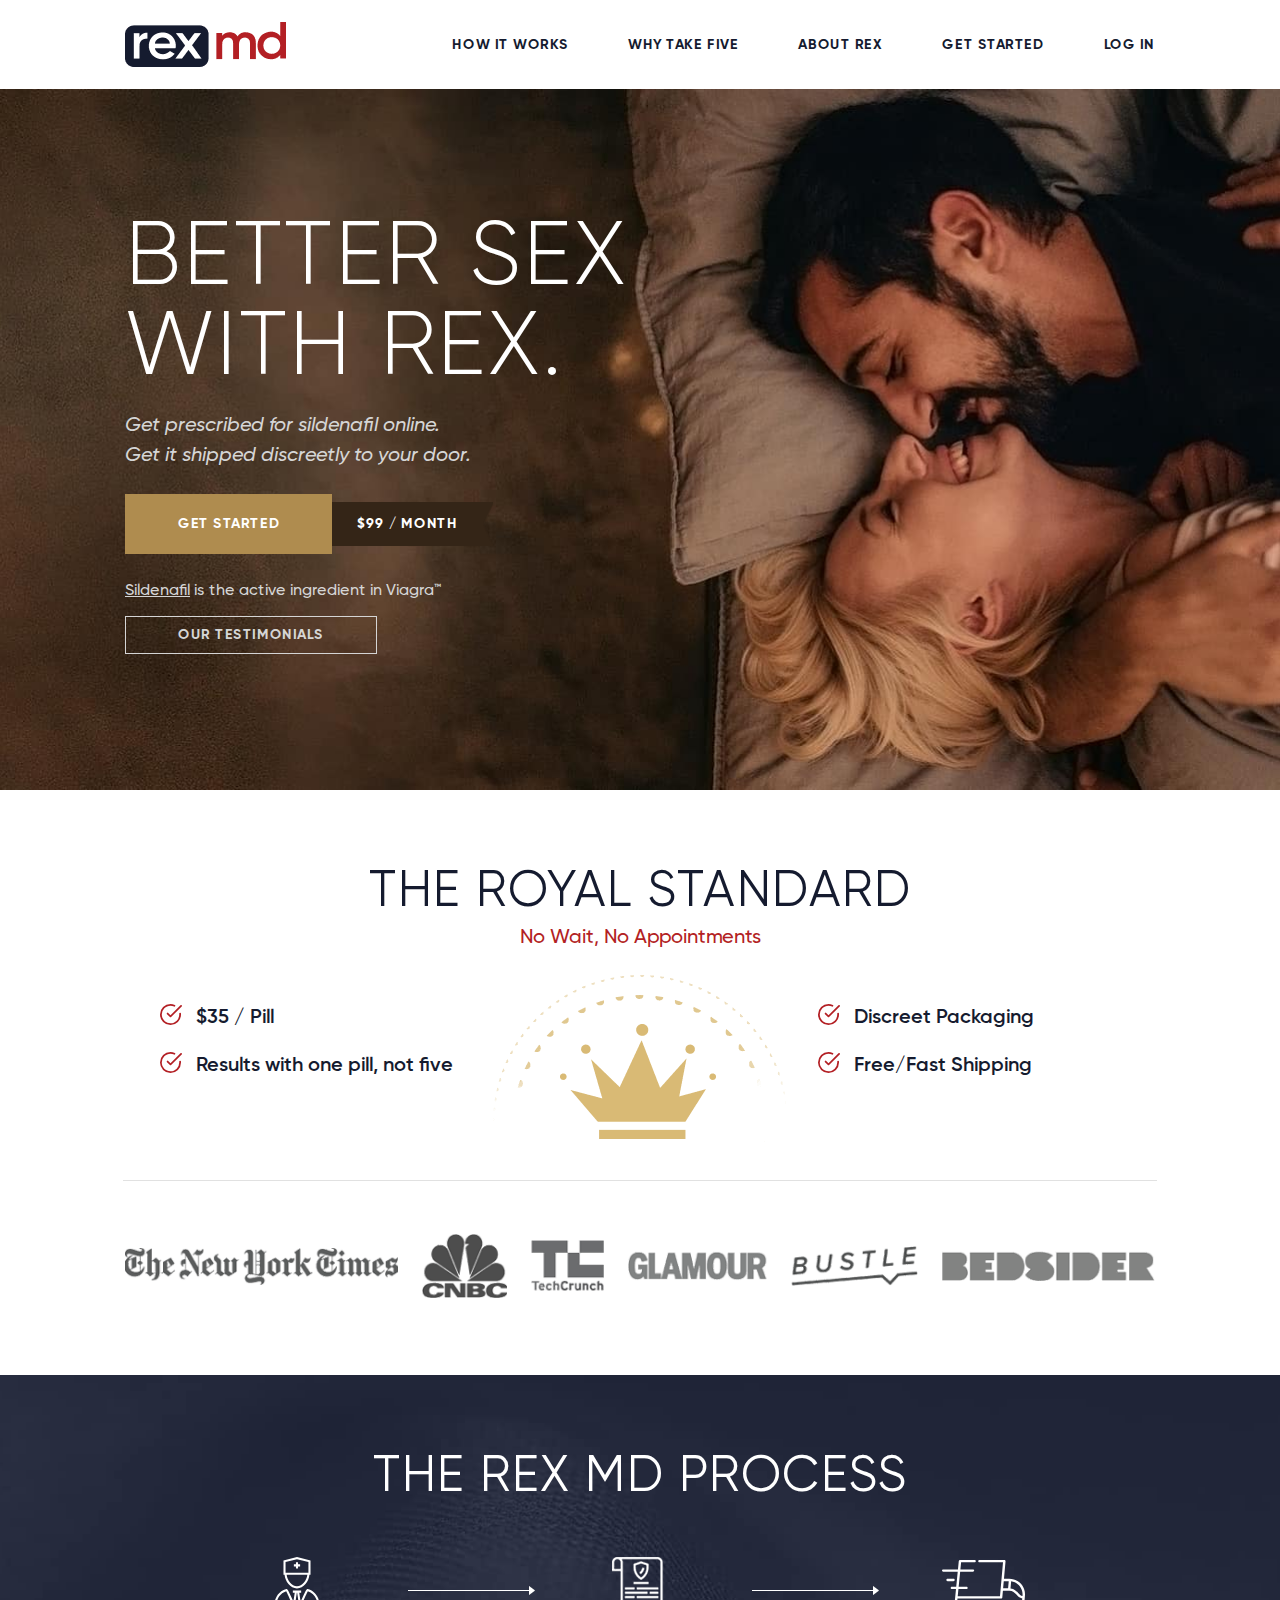
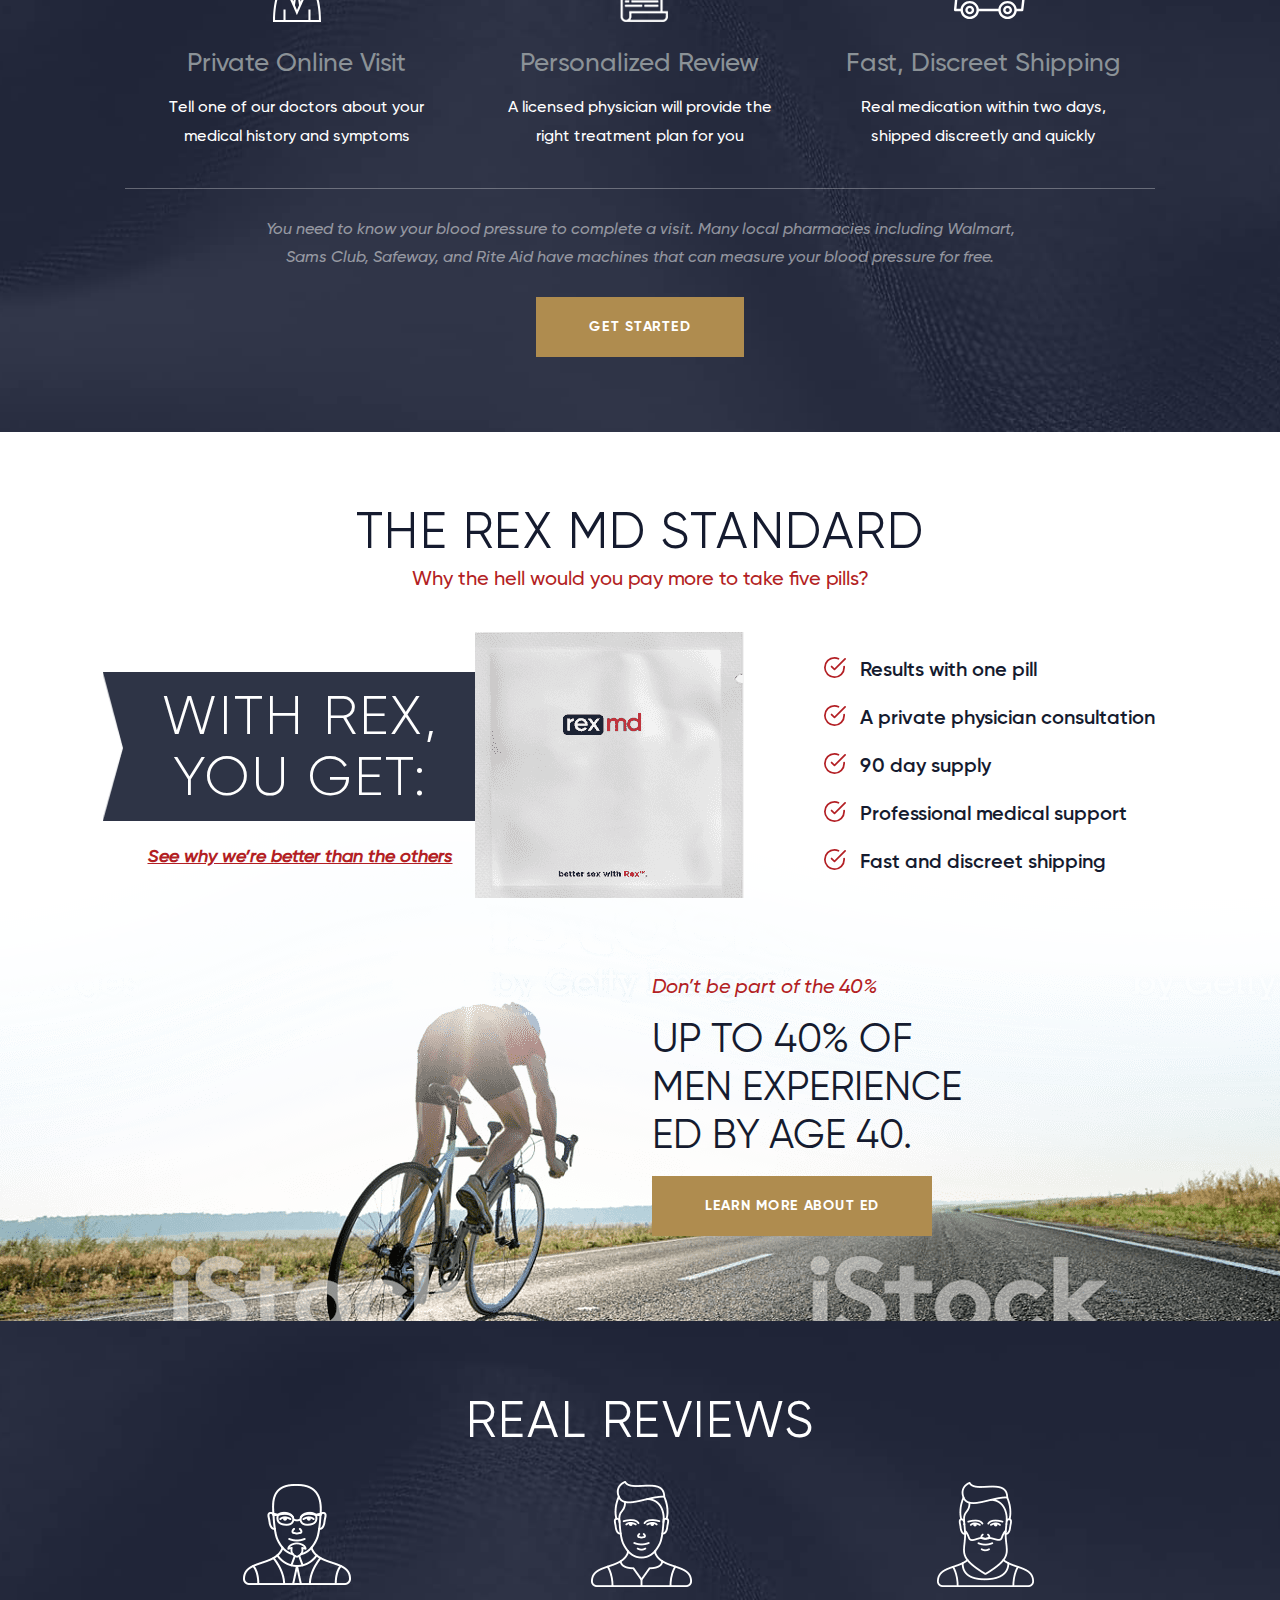
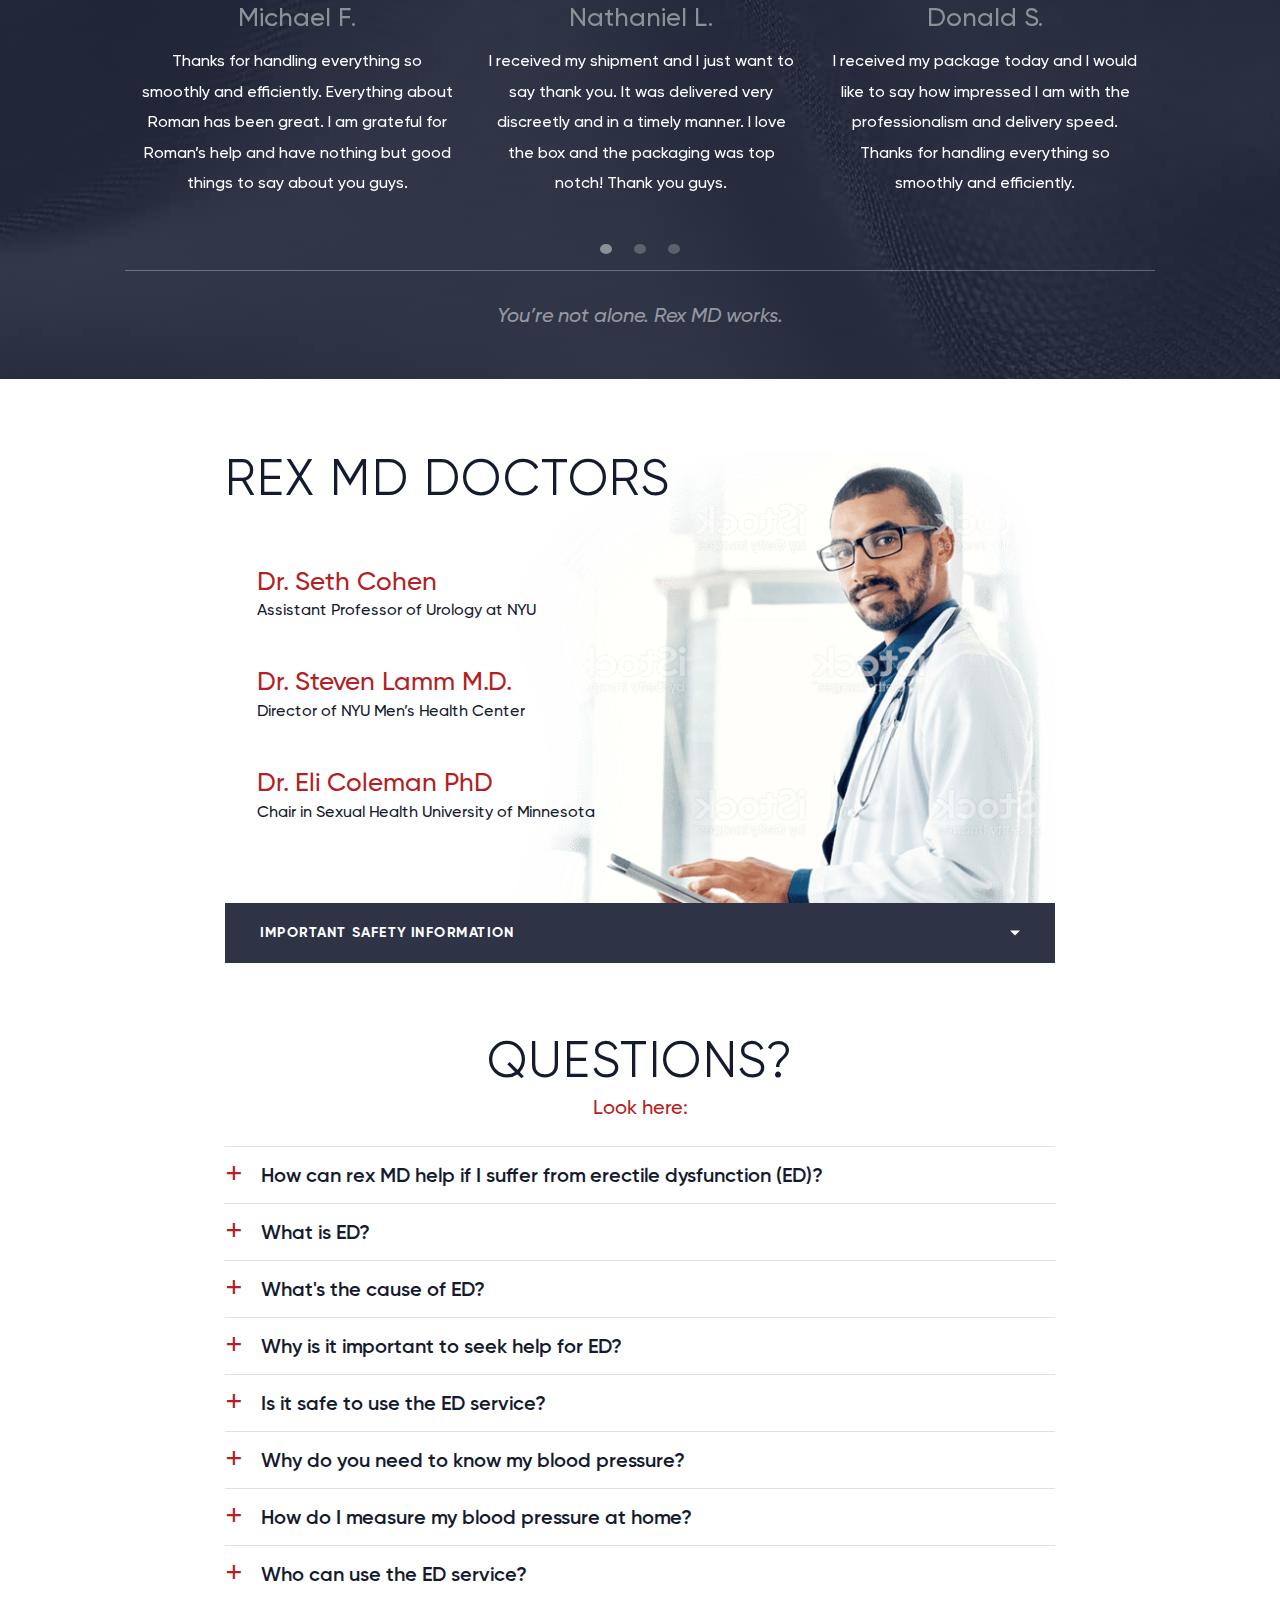
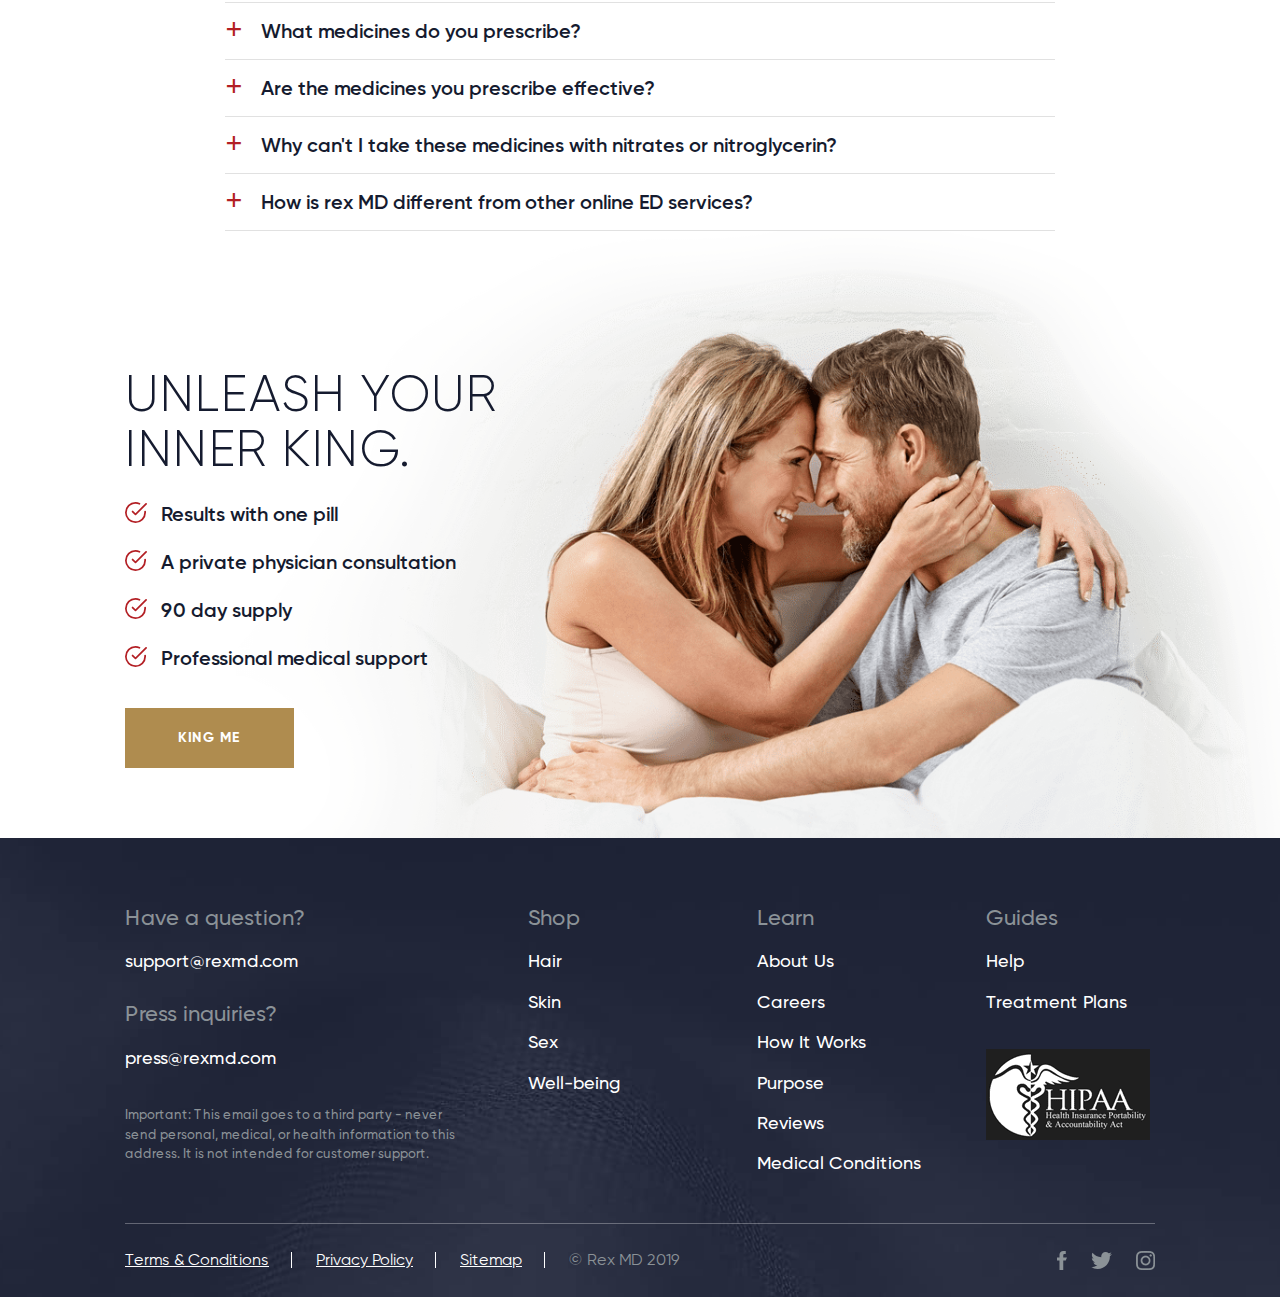
<file: index.html>
<!DOCTYPE html>
<html lang="ru">
<head>
	<meta http-equiv="Content-Type" content="text/html; charset=utf-8" />
	<meta name="format-detection" content="telephone=no">
	<meta name="viewport" content="width=device-width, initial-scale=1, user-scalable=no, maximum-scale=1">
	<title>Название проекта - Главная</title>
	<link rel="stylesheet" type="text/css" href="css/slick.css?ver1.0" />
	<link rel="stylesheet" type="text/css" href="css/style.css?ver1.0" />
</head>
<body class="loaded">


<!-- BEGIN BODY -->
<div class="main-wrapper">

	<!-- BEGIN HEADER -->
	<header class="header">
		<div class="wrapper">
			<div class="logo">
				<a href="#"><img src="img/logo.png?ver1.0" alt=""></a>
			</div>
	
			<nav class="navbar">
				<button class="navbar-toggle">
					<span class="burger">
						<span></span>
						<span></span>
						<span></span>
					</span>
				</button>
				<ul class="navbar-menu">
					<li class="navbar-menu__item">
						<a href="#" class="navbar-menu__link">How It Works</a>
					</li>
					<li class="navbar-menu__item">
						<a href="#" class="navbar-menu__link">Why Take Five</a>
					</li>
					<li class="navbar-menu__item">
						<a href="#" class="navbar-menu__link">About Rex</a>
					</li>
					<li class="navbar-menu__item">
						<a href="#" class="navbar-menu__link">Get Started</a>
					</li>
					<li class="navbar-menu__item">
						<a href="#" class="navbar-menu__link">Log In</a>
					</li>
				</ul>
			</nav>
	
			<button class="navbar-toggle">
				<span class="navbar-toggle__text">MENU</span>
				<span class="burger">
					<span></span>
					<span></span>
					<span></span>
				</span>
			</button>
		</div>
	</header>
	<!-- HEADER EOF   -->

	<!-- BEGIN CONTENT -->
	<main class="main">
		<section class="page-header">
			<div class="wrapper">
				<div class="page-header__wrap">
					<h1 class="page-header__title">better Sex with Rex.</h1>
					<p class="page-header__description">Get prescribed for sildenafil online. <br>Get it shipped discreetly to your door.</p>

					<div class="get-started">
						<a href="#" class="btn">Get started</a>
						<span class="get-started__price">$99 / Month</span>
					</div>
					<p><a href="#">Sildenafil</a>  is the active ingredient in Viagra™</p>
					<a href="#" class="btn-link">our testimonials</a>
				</div>
			</div>
		</section>

		<section class="section">
			<div class="wrapper">
				<h2 class="section__title">The royal standard</h2>
				<p class="section__description">No Wait, No Appointments</p>
				<div class="listing-preview">
					
					<ul class="list-check listing-preview__list">
						<li>$35 / Pill</li>
						<li>Results with one pill, not five</li>
					</ul>
					<img src="img/crown.png" alt="" class="listing-preview__img">
					<ul class="list-check listing-preview__list">
						<li>Discreet Packaging</li>
						<li>Free/Fast Shipping</li>
					</ul>
				</div>

				<div class="logos">
					<div class="logos__item logos__item--big"><img src="img/the-nyt.png" alt=""></div>
					<div class="logos__item"><img src="img/cnbc.png" alt=""></div>
					<div class="logos__item"><img src="img/tc.png" alt=""></div>
					<div class="logos__item logos__item--medium"><img src="img/clamour.png" alt=""></div>
					<div class="logos__item logos__item--medium"><img src="img/bustle.png" alt=""></div>
					<div class="logos__item logos__item--medium"><img src="img/bedsider.png" alt=""></div>
				</div>
			</div>
		</section>
		<section class="section section--dark">
			<div class="wrapper">
				<h2 class="section__title">The rex MD process</h2>
				<div class="process">
					<div class="process__item">
						<div class="process__img"><img src="img/doctor-icon.svg" alt=""></div>
						<h3 class="process__title">Private Online Visit</h3>
						<p>Tell one of our doctors about your  medical history and symptoms</p>
					</div>
					<div class="process__item">
						<div class="process__img"><img src="img/review-icon.png" alt=""></div>
						<h3 class="process__title">Personalized Review</h3>
						<p>A licensed physician will provide  the right treatment plan for you</p>
					</div>
					<div class="process__item">
						<div class="process__img"><img src="img/delivery-icon.svg" alt=""></div>
						<h3 class="process__title">Fast, Discreet Shipping</h3>
						<p>Real medication within two days,  shipped discreetly and quickly</p>
					</div>
				</div>

				<div class="process-started">
					<p>You need to know your blood pressure to complete a visit. Many local pharmacies including Walmart, Sams Club, Safeway, and Rite Aid have machines that can measure your blood pressure for free.</p>
					<a href="#" class="btn">Get started</a>
				</div>
			</div>
		</section>
		<section class="section section-standart" >
			<div class="wrapper">
				<h2 class="section__title">The rex MD standard</h2>
				<p class="section__description">Why the hell would you pay more to take five pills?</p>
				<div class="standart-wrap">
					<div class="product">
						<div class="product__info">
							<div class="product__title">With Rex, you get:</div>
							<a href="#" class="product__link">See why we’re better than the others</a>
						</div>
						
						<div class="product__img"><img src="img/photo.png" alt=""></div>
					</div>
					<ul class="list-check">
						<li>Results with one pill</li>
						<li>A private physician consultation</li>
						<li>90 day supply</li>
						<li>Professional medical support</li>
						<li>Fast and discreet shipping</li>
					</ul>
				</div>

				<div class="ds-part">
					<p class="ds-part__text">Don’t be part of the 40%</p>
					<h3 class="ds-part__title">Up to 40% of men experience ED by age 40.</h3>
					<a href="#" class="btn">Learn more about ED</a>
				</div>
			</div>
		</section>

		<section class="section section--dark section-reviews">
			<div class="wrapper">
				<h2 class="section__title">Real reviews</h2>

				<div class="reviews">
					<div class="reviews__item">
						<div class="reviews__img"><img src="img/michael.png" alt=""></div>
						<h3 class="reviews__title">Michael F.</h3>
						<p>Thanks for handling everything so smoothly and efficiently. Everything about Roman has been great. I am grateful for Roman’s help and have nothing but good things to say about you guys.</p>
					</div>
					<div class="reviews__item">
						<div class="reviews__img"><img src="img/nathaniel.png" alt=""></div>
						<h3 class="reviews__title">Nathaniel L.</h3>
						<p>I received my shipment and I just want to say thank you. It was delivered very discreetly and in a timely manner. I love the box and the packaging was top notch! Thank you guys.</p>
					</div>
					<div class="reviews__item">
						<div class="reviews__img"><img src="img/donald.png" alt=""></div>
						<h3 class="reviews__title">Donald S.</h3>
						<p>I received my package today and I would like to say how impressed I am with the professionalism and delivery speed. Thanks for handling everything so smoothly and efficiently. </p>
					</div>
					<div class="reviews__item">
						<div class="reviews__img"><img src="img/michael.png" alt=""></div>
						<h3 class="reviews__title">Michael F.</h3>
						<p>Thanks for handling everything so smoothly and efficiently. Everything about Roman has been great. I am grateful for Roman’s help and have nothing but good things to say about you guys.</p>
					</div>
					<div class="reviews__item">
						<div class="reviews__img"><img src="img/nathaniel.png" alt=""></div>
						<h3 class="reviews__title">Nathaniel L.</h3>
						<p>I received my shipment and I just want to say thank you. It was delivered very discreetly and in a timely manner. I love the box and the packaging was top notch! Thank you guys.</p>
					</div>
					<div class="reviews__item">
						<div class="reviews__img"><img src="img/donald.png" alt=""></div>
						<h3 class="reviews__title">Donald S.</h3>
						<p>I received my package today and I would like to say how impressed I am with the professionalism and delivery speed. Thanks for handling everything so smoothly and efficiently. </p>
					</div>
					<div class="reviews__item">
						<div class="reviews__img"><img src="img/michael.png" alt=""></div>
						<h3 class="reviews__title">Michael F.</h3>
						<p>Thanks for handling everything so smoothly and efficiently. Everything about Roman has been great. I am grateful for Roman’s help and have nothing but good things to say about you guys.</p>
					</div>
					<div class="reviews__item">
						<div class="reviews__img"><img src="img/nathaniel.png" alt=""></div>
						<h3 class="reviews__title">Nathaniel L.</h3>
						<p>I received my shipment and I just want to say thank you. It was delivered very discreetly and in a timely manner. I love the box and the packaging was top notch! Thank you guys.</p>
					</div>
					<div class="reviews__item">
						<div class="reviews__img"><img src="img/donald.png" alt=""></div>
						<h3 class="reviews__title">Donald S.</h3>
						<p>I received my package today and I would like to say how impressed I am with the professionalism and delivery speed. Thanks for handling everything so smoothly and efficiently. </p>
					</div>

				</div>
				<div class="process-started">
					<p class="size-xl mb0">You’re not alone. Rex MD works.</p>
					
				</div>
			</div>
		</section>

		<section class="section section-promo">
			<div class="wrapper">
				<div class="dc-wrap">
					<div class="doctors">
						<div class="doctors-wrap">
							<h2 class="section__title">rex MD doctors</h2>
							<ul class="doctors-list">
								<li>
									<div class="doctor-name">Dr. Seth Cohen</div>
									Assistant Professor of Urology at NYU
								</li>
								<li>
									<div class="doctor-name">Dr. Steven Lamm M.D.</div>
									Director of NYU Men’s Health Center
								</li>
								<li>
									<div class="doctor-name">Dr. Eli Coleman PhD</div>
									Chair in Sexual Health University of Minnesota
								</li>
							</ul>
						</div>
						<div class="doctors-button">Important Safety Information</div>
					</div>
					<h2 class="section__title">Questions?</h2>
					<p class="section__description">Look here:</p>

					<div class="accordion">
						<div class="accordion__head">How can rex MD help if I suffer from erectile dysfunction (ED)?</div>
						<div class="accordion__body" style="display: none;">
							<p>Lorem ipsum dolor sit amet, consectetur adipisicing elit. Laudantium, cumque exercitationem fugit rerum voluptatem dolor!</p>
						</div>
						<div class="accordion__head">What is ED?</div>
						<div class="accordion__body" style="display: none;">
							<p>Lorem ipsum dolor sit amet, consectetur adipisicing elit. Ea temporibus placeat officiis iste, sequi ex?</p>
						</div>
						<div class="accordion__head">What's the cause of ED?</div>
						<div class="accordion__body" style="display: none;">
							<p>Lorem ipsum dolor sit amet, consectetur adipisicing elit. Magni reprehenderit eum veniam eos rerum dignissimos?</p>
						</div>
						<div class="accordion__head">Why is it important to seek help for ED?</div>
						<div class="accordion__body" style="display: none;">
							<p>Lorem ipsum dolor sit amet, consectetur adipisicing elit. Repudiandae nulla dolores itaque provident, voluptatum, quia.</p>
						</div>
						<div class="accordion__head">Is it safe to use the ED service?</div>
						<div class="accordion__body" style="display: none;">
							<p>Lorem ipsum dolor sit amet, consectetur adipisicing elit. Facere ea odio maxime possimus velit? Vel!</p>
						</div>
						<div class="accordion__head">Why do you need to know my blood pressure?</div>
						<div class="accordion__body" style="display: none;">
							<p>Lorem ipsum dolor sit amet, consectetur adipisicing elit. Cum repellendus ratione laboriosam minus, ad sint.</p>
						</div>
						<div class="accordion__head">How do I measure my blood pressure at home?</div>
						<div class="accordion__body" style="display: none;">
							<p>Lorem ipsum dolor sit amet, consectetur adipisicing elit. Quae, nisi et animi eius dolorem alias.</p>
						</div>
						<div class="accordion__head">Who can use the ED service?</div>
						<div class="accordion__body" style="display: none;">
							<p>Lorem ipsum dolor sit amet, consectetur adipisicing elit. Numquam perferendis qui accusamus blanditiis. Soluta, eius.</p>
						</div>
						<div class="accordion__head">What medicines do you prescribe?</div>
						<div class="accordion__body" style="display: none;">
							<p>Lorem ipsum dolor sit amet, consectetur adipisicing elit. Dicta, tenetur odit deleniti beatae, in adipisci.</p>
						</div>
						<div class="accordion__head">Are the medicines you prescribe effective?</div>
						<div class="accordion__body" style="display: none;">
							<p>Lorem ipsum dolor sit amet, consectetur adipisicing elit. Iste illum suscipit, error odio eius doloribus.</p>
						</div>
						<div class="accordion__head">Why can't I take these medicines with nitrates or nitroglycerin?</div>
						<div class="accordion__body" style="display: none;">
							<p>Lorem ipsum dolor sit amet, consectetur adipisicing elit. Laudantium vero, esse architecto dolore obcaecati aut.</p>
						</div>
						<div class="accordion__head">How is rex MD different from other online ED services?</div>
						<div class="accordion__body" style="display: none;">
							<p>Lorem ipsum dolor sit amet, consectetur adipisicing elit. Excepturi iure delectus doloremque porro. Laborum, quis.</p>
						</div>

					</div>
				</div>

				<div class="promo">
					<div class="promo__wrap">
						<h2 class="section__title">Unleash your inner king.</h2>
						<ul class="list-check">
							<li>Results with one pill</li>
							<li>A private physician consultation</li>
							<li>90 day supply</li>
							<li>Professional medical support</li>
						</ul>
						<a href="#" class="btn">King me</a>
					</div>
				</div>
			</div>
		</section>




	</main>
	<!-- CONTENT EOF   -->


	<!-- BEGIN FOOTER -->
	<footer class="footer ">
		<div class="wrapper">
			<div class="footer__row">
				<div class="footer__col">
					<div class="footer__title">Have a question?</div>
					<p class="mb25"><a href="#" class="footer__link">support@rexmd.com</a></p>
	
					<div class="footer__title">Press inquiries?</div>
					<p><a href="#" class="footer__link">press@rexmd.com</a></p>
	
					<p class="footer__text mt35">Important: This email goes to a third party - never send personal, medical, or health information to this address. It is not intended for customer support.</p>
				</div>
				<div class="footer__col">
					<div class="footer__title">Shop</div>
					<ul class="footer-menu">
						<li class="footer-menu__item">
							<a href="#" class="footer-menu__link">Hair</a>
						</li>
						<li class="footer-menu__item">
							<a href="#" class="footer-menu__link">Skin</a>
						</li>
						<li class="footer-menu__item">
							<a href="#" class="footer-menu__link">Sex</a>
						</li>
						<li class="footer-menu__item">
							<a href="#" class="footer-menu__link">Well-being</a>
						</li>
					</ul>
				</div>
				<div class="footer__col">
					<div class="footer__title">Learn</div>
					<ul class="footer-menu">
						<li class="footer-menu__item">
							<a href="#" class="footer-menu__link">About Us</a>
						</li>
						<li class="footer-menu__item">
							<a href="#" class="footer-menu__link">Careers</a>
						</li>
						<li class="footer-menu__item">
							<a href="#" class="footer-menu__link">How It Works</a>
						</li>
						<li class="footer-menu__item">
							<a href="#" class="footer-menu__link">Purpose</a>
						</li>
						<li class="footer-menu__item">
							<a href="#" class="footer-menu__link">Reviews</a>
						</li>
						<li class="footer-menu__item">
							<a href="#" class="footer-menu__link">Medical Conditions</a>
						</li>
					</ul>
				</div>
				<div class="footer__col">
					<div class="footer__title">Guides</div>
					<ul class="footer-menu">
						<li class="footer-menu__item">
							<a href="#" class="footer-menu__link">Help</a>
						</li>
						<li class="footer-menu__item">
							<a href="#" class="footer-menu__link">Treatment Plans</a>
						</li>
					</ul>
					<div class="footer-logo mt35"><img src="img/logo-hipa.png" alt=""></div>
				</div>
			</div>
		</div>
		<div class="footer-bottom">
			<div class="wrapper">
				<div class="footer-bottom__row">
					<ul class="footer-menu-horizontal">
						<li>
							<a href="#">Terms & Conditions</a>
						</li>
						<li>
							<a href="#">Privacy Policy</a>
						</li>
						<li>
							<a href="#">Sitemap</a>
						</li>
						<li>
							<p class="copyright">&copy; Rex MD 2019</p>
						</li>
					</ul>
	
					<ul class="social">
						<li class="social__item">
							<a href="#" class="social__link"><img src="img/facebook.svg" alt=""></a>
						</li>
						<li class="social__item">
							<a href="#" class="social__link"><img src="img/twitter.svg" alt=""></a>
						</li>
						<li class="social__item">
							<a href="#" class="social__link"><img src="img/instagram.png" alt=""></a>
						</li>
					</ul>
				</div>
			</div>
		</div>
	</footer>
	<!-- FOOTER EOF   -->

</div>
<!-- BODY EOF   -->


<div class="icon-load">
	<div class="ball a"></div>
	<div class="ball b"></div>
	<div class="ball c"></div>
</div>
<script src="js/jquery-3.2.1.min.js"></script>
<script src="js/slick.min.js?ver1.0"></script>
<script src="js/custom.js?ver1.0"></script>

</body>
</html>
</file>
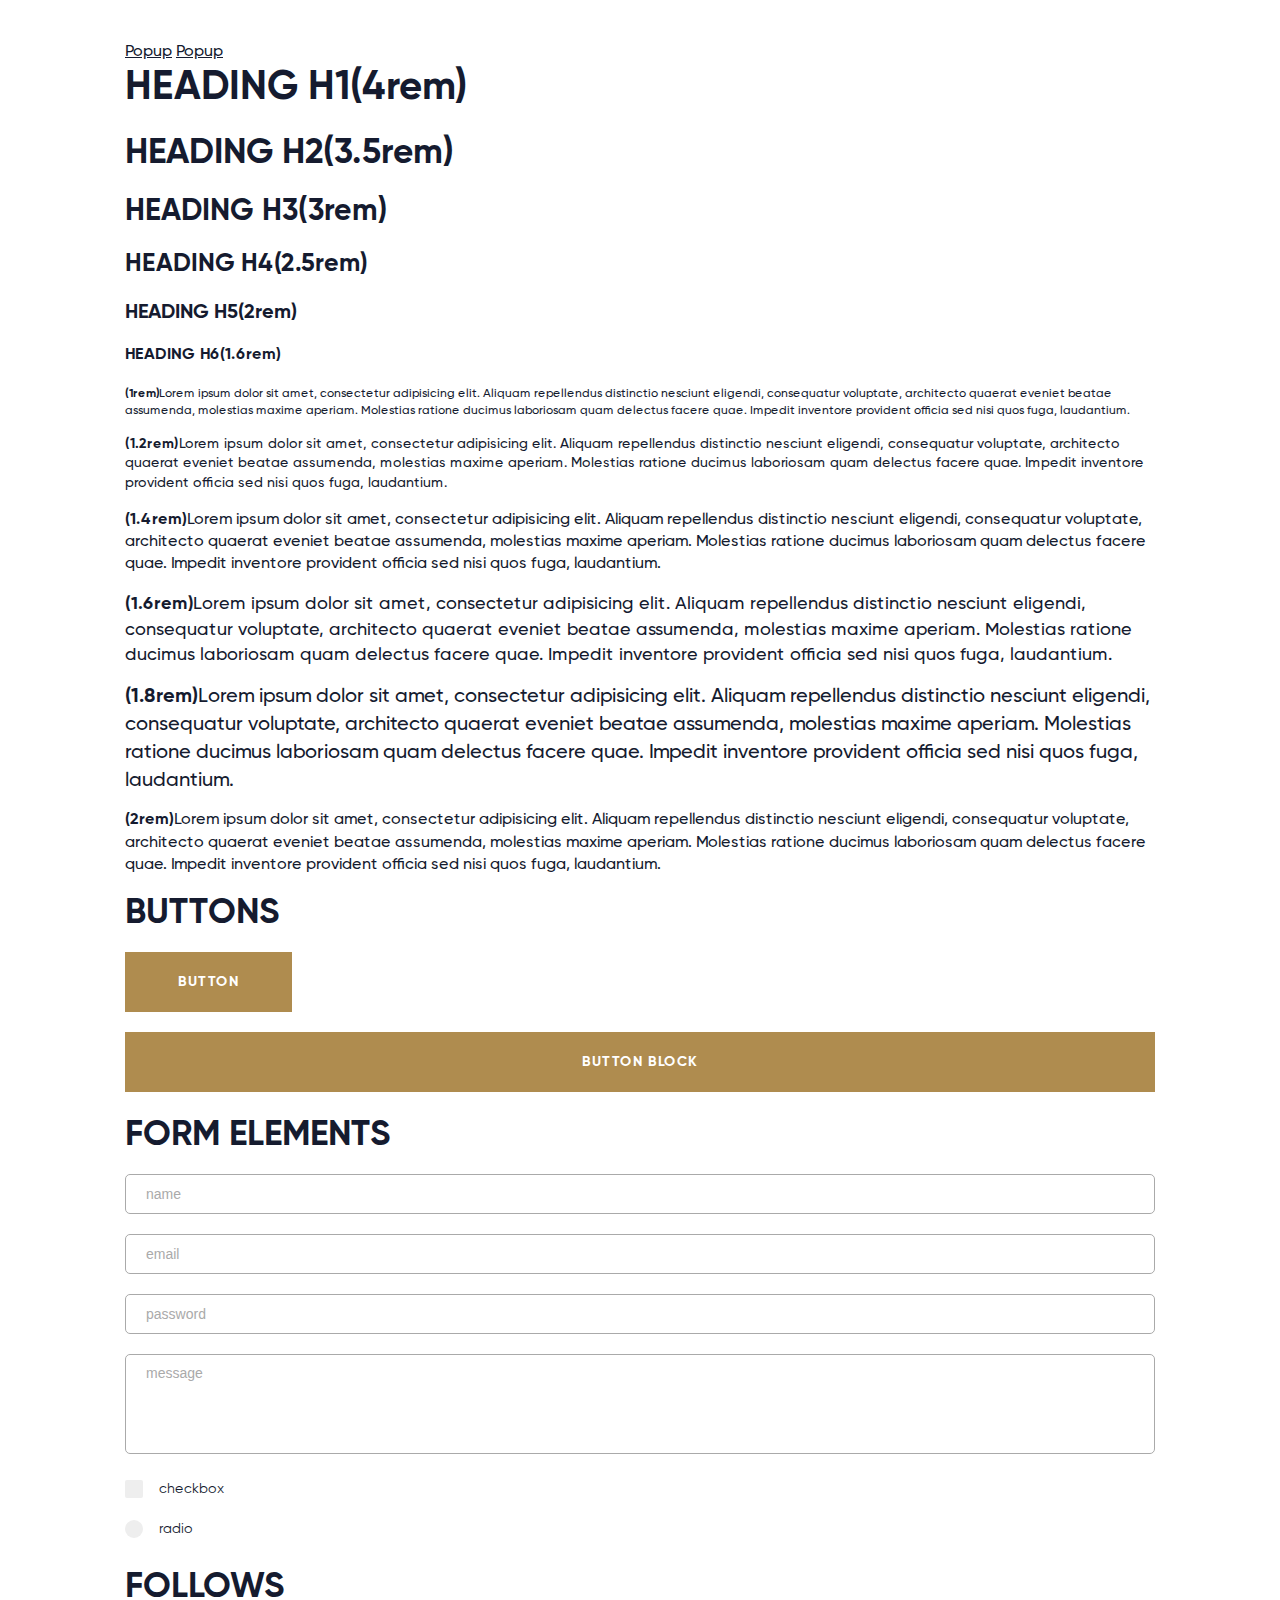
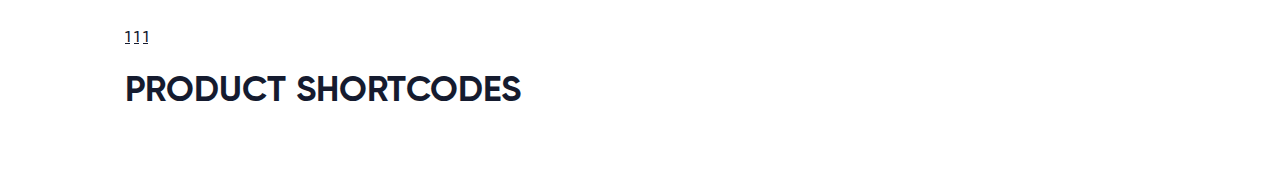
<file: elements.html>
<!DOCTYPE html>
<html lang="ru">
<head>
	<meta http-equiv="Content-Type" content="text/html; charset=utf-8" />
	<meta name="format-detection" content="telephone=no">
	<meta name="viewport" content="width=device-width, initial-scale=1, user-scalable=no, maximum-scale=1">
	<title>Links</title>
	<link rel="stylesheet" type="text/css" href="css/slick.css?ver1.0" />
	<link rel="stylesheet" type="text/css" href="css/style.css?ver1.0" />
			
</head>
<body class="loaded">
<style>
	.main-elements .wrapper {max-width: 1200px;padding: 40px;margin: 0 auto;}
</style>

<div class="main-wrapper">
	<div class="main main-elements">
		<div class="wrapper">
			<a href="#" class="open-popup" data-popup="1">Popup</a>
			<a href="#" class="open-popup" data-popup="2">Popup</a>

			<div class="popup-wrapper">
				<div class="popup-bg"></div>
				<div class="popup-content" data-popup="1">
					<div class="popup-container">
						asdasd sad asd 
						
						<a href="#" class="popup-close"><span>Закрыть</span></a>
					</div>
					
				</div>
				<div class="popup-content" data-popup="2">
					<div class="popup-container">
						asdasd sad asd  2222222
						
						<a href="#" class="popup-close"><span>Закрыть</span></a>
					</div>
					
				</div>
			</div>

			<style>
				.overflow-hidden {
    overflow: hidden;
}
html.overflow-hidden body {
    overflow: hidden;
}
				.popup-wrapper {
    position: fixed;
    z-index: 11;
    left: 0;
    top: 0;
    width: 100%;
    height: 100%;
    left: -200%;
    transition-delay: .3s;
    -webkit-transition-delay: .3s;
}
.popup-wrapper.active {
    left: 0;
    transition-delay: 0s;
    -webkit-transition-delay: 0s;
}
.popup-content {
    position: absolute;
    left: 0;
    top: 0;
    right: 0;
    bottom: 0;
    overflow: auto;
    -webkit-overflow-scrolling: touch;
    font-size: 0;
    text-align: center;
    transition: all .3s ease-out;
    -webkit-transition: all .3s ease-out;
    transform: scale(1.2);
    -webkit-transform: scale(1.2);
    opacity: 0;
    visibility: hidden;
    padding: 15px;
}
.popup-content.active {
    transform: scale(1);
    -webkit-transform: scale(1);
    opacity: 1;
    visibility: visible;
}
.popup-content:after {
    display: inline-block;
    vertical-align: middle;
    height: 100%;
    content: "";
}
.popup-container {
    display: inline-block;
    vertical-align: middle;
    width: 100%;
    position: relative;
    text-align: left;
    background: #fff;
    z-index:  1;
    max-width: 600px;
    padding:  50px;
    font-size: 14px;
    -webkit-border-radius: 5px;
    border-radius: 5px;
    -webkit-box-shadow: 3px 4px 20px rgba(0,0,0,.2);
    box-shadow: 3px 4px 20px rgba(0,0,0,.2);
}
.popup-wrapper.active .popup-bg {
    opacity: 1;
}
.popup-wrapper .popup-bg {
    position: absolute;
    left: 0;
    top: -100px;
    right: 0;
    bottom: -100px;
    background: rgba(0,0,0,.8);
    transition: all .3s ease-out;
    -webkit-transition: all .3s ease-out;
    opacity: 0;
}
/* .popup-content .popup-overflow {
    position: fixed;
    left: 0;
    top: 0;
    right: 0;
    bottom: 0;
}
 */
			</style>
			<h1>HEADING H1(4rem)</h1>
			<div class="mb20"></div>
			<h2>HEADING H2(3.5rem)</h2>
			<div class="mb20"></div>
			<h3>HEADING H3(3rem)</h3>
			<div class="mb20"></div>
			<h4>HEADING H4(2.5rem)</h4>
			<div class="mb20"></div>
			<h5>HEADING H5(2rem)</h5>
			<div class="mb20"></div>
			<h6>HEADING H6(1.6rem)</h6>
			<div class="mb20"></div>
			
			<div class="size-xs">
				<p><strong>(1rem)</strong>Lorem ipsum dolor sit amet, consectetur adipisicing elit. Aliquam repellendus distinctio nesciunt eligendi, consequatur voluptate, architecto quaerat eveniet beatae assumenda, molestias maxime aperiam. Molestias ratione ducimus laboriosam quam delectus facere quae. Impedit inventore provident officia sed nisi quos fuga, laudantium.</p>
			</div>
			<div class="size-sm">
				<p><strong>(1.2rem)</strong>Lorem ipsum dolor sit amet, consectetur adipisicing elit. Aliquam repellendus distinctio nesciunt eligendi, consequatur voluptate, architecto quaerat eveniet beatae assumenda, molestias maxime aperiam. Molestias ratione ducimus laboriosam quam delectus facere quae. Impedit inventore provident officia sed nisi quos fuga, laudantium.</p>
			</div>
			<div class="size-md">
				<p><strong>(1.4rem)</strong>Lorem ipsum dolor sit amet, consectetur adipisicing elit. Aliquam repellendus distinctio nesciunt eligendi, consequatur voluptate, architecto quaerat eveniet beatae assumenda, molestias maxime aperiam. Molestias ratione ducimus laboriosam quam delectus facere quae. Impedit inventore provident officia sed nisi quos fuga, laudantium.</p>
			</div>
			<div class="size-lg">
				<p><strong>(1.6rem)</strong>Lorem ipsum dolor sit amet, consectetur adipisicing elit. Aliquam repellendus distinctio nesciunt eligendi, consequatur voluptate, architecto quaerat eveniet beatae assumenda, molestias maxime aperiam. Molestias ratione ducimus laboriosam quam delectus facere quae. Impedit inventore provident officia sed nisi quos fuga, laudantium.</p>
			</div>
			<div class="size-xl">
				<p><strong>(1.8rem)</strong>Lorem ipsum dolor sit amet, consectetur adipisicing elit. Aliquam repellendus distinctio nesciunt eligendi, consequatur voluptate, architecto quaerat eveniet beatae assumenda, molestias maxime aperiam. Molestias ratione ducimus laboriosam quam delectus facere quae. Impedit inventore provident officia sed nisi quos fuga, laudantium.</p>
			</div>
			<div class="size-xll">
				<p><strong>(2rem)</strong>Lorem ipsum dolor sit amet, consectetur adipisicing elit. Aliquam repellendus distinctio nesciunt eligendi, consequatur voluptate, architecto quaerat eveniet beatae assumenda, molestias maxime aperiam. Molestias ratione ducimus laboriosam quam delectus facere quae. Impedit inventore provident officia sed nisi quos fuga, laudantium.</p>
			</div>

			<div class="h2">BUTTONS</div>
			
			<div class="mt20 mb20">
				<a href="#" class="btn">button</a>
				<div class="mb20"></div>
				<a href="#" class="btn btn--block">button block</a>
			</div>

			<div class="h2">FORM ELEMENTS</div>

			<div class="mt20 mb20">
				<input type="text" placeholder="name" class="form-input">
				<div class="mb20"></div>
				<input type="email" placeholder="email" class="form-input">
				<div class="mb20"></div>
				<input type="password" placeholder="password" class="form-input">
				<div class="mb20"></div>
				<textarea placeholder="message" class="form-input"></textarea>
				<div class="mb20"></div>
				<label class="checkbox">
					<input type="checkbox">
					<span class="checkbox__figure"></span>
					<span class="checkbox__text">checkbox</span>
				</label>
				<div class="mb10"></div>
				<label class="radio">
					<input type="radio">
					<span class="radio__figure"></span>
					<span class="radio__text">radio</span>
				</label>	
				<div class="mb20"></div>
				
			</div>

			<div class="h2">FOLLOWS</div>
			<div class="mt20 mb20">
				<div class="social">
					<a href="#" class="social__link">1</a>
					<a href="#" class="social__link">1</a>
					<a href="#" class="social__link">1</a>
				</div>
			</div>

			<div class="h2">PRODUCT SHORTCODES</div>
			<div class="mt20 mb20">
				
			</div>
		</div>
	</div>


</div>


<div class="icon-load">
	<div class="ball a"></div>
	<div class="ball b"></div>
	<div class="ball c"></div>
</div>
<script src="js/jquery-3.2.1.min.js"></script>
<script src="js/slick.min.js?ver1.0"></script>
<script src="js/custom.js?ver1.0"></script>
</body>
</html>
</file>
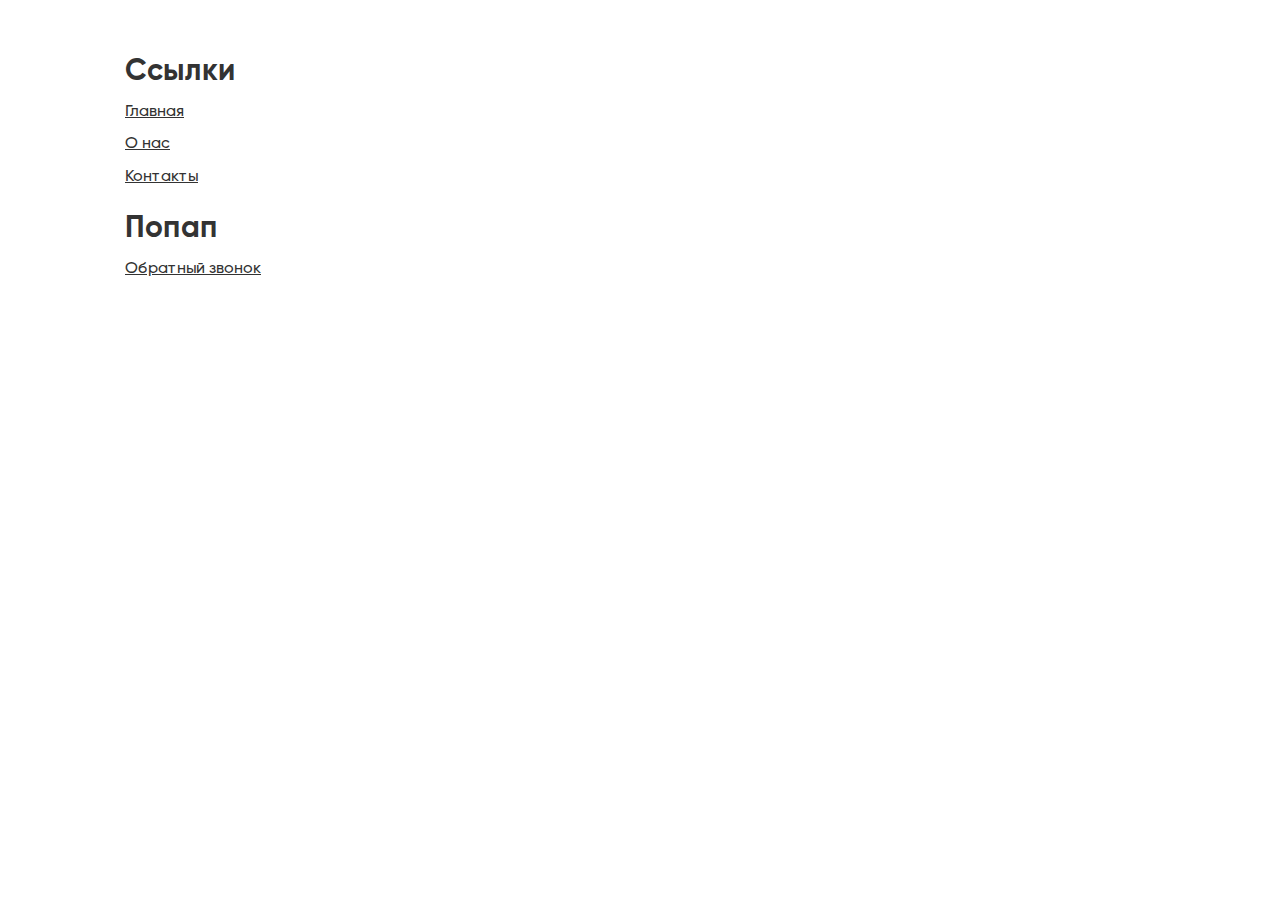
<file: links.html>
<!DOCTYPE html>
<html lang="ru">
<head>
	<meta http-equiv="Content-Type" content="text/html; charset=utf-8" />
	<meta name="format-detection" content="telephone=no">
	<meta name="viewport" content="width=device-width, initial-scale=1, user-scalable=no, maximum-scale=1">
	<title>Links</title>
	<link rel="stylesheet" type="text/css" href="css/slick.css?ver1.0" />
	<link rel="stylesheet" type="text/css" href="css/style.css?ver1.0" />
			
</head>
<body class="loaded">
<style>
	.main-links .wrapper {max-width: 1200px;padding: 40px;margin: 0 auto;}
	.main-links ul {list-style: none; margin: 0; padding: 0;}
	.main-links li 	{margin-bottom: 10px;}
	.main-links a {color: #333;font-size: 16px;line-height: 20px; text-decoration: underline;}
	.main-links a:hover {color: #333;text-decoration: none;}
	.main-links h2 {width: 100%;font-size: 30px;line-height: 60px;color: #333;}
</style>

<div class="main-wrapper">
	<div class="main main-links">
		<div class="wrapper">
			
			<h2>Ссылки</h2>
			<div class="ul-wrap">
				<ul>
					<li><a href="index.html">Главная </a></li>
					<li><a href="about.html">О нас </a></li>
					<li><a href="contacts.html">Контакты </a></li>
				</ul>
				
			</div>

			<h2>Попап</h2>
			<div class="ul-wrap">
				<ul>
					<li><a href="index.html">Обратный звонок </a></li>
				</ul>
			</div>
		</div>
	</div>


</div>


<div class="icon-load">
	<div class="ball a"></div>
	<div class="ball b"></div>
	<div class="ball c"></div>
</div>
<script src="js/jquery-3.2.1.min.js"></script>
<script src="js/slick.min.js?ver1.0"></script>
<script src="js/custom.js?ver1.0"></script>
</body>
</html>
</file>
<file: css/style.css>
/*
 *  Author:    Pit Orel
 *  Portfolio: https://www.behance.net/orel-1993412d
 *  Github:    https://github.com/pit6262
 *  Skype:     hostings1
 *
 */
/* NORMALIZE */
/* ================================================ */
html, body, div, span, applet, main, object, iframe, h1, h2, h3, h4, h5, h6, p, blockquote, pre, a, abbr, acronym, address, big, cite, code, del, dfn, em, img, ins, kbd, q, s, samp, small, strike, strong, sub, sup, tt, var, b, u, i, center, dl, dt, dd, ol, ul, li, fieldset, form, label, legend, table, caption, tbody, tfoot, thead, tr, th, td, article, aside, canvas, details, embed, figure, figcaption, footer, header, hgroup, menu, nav, output, ruby, section, summary, time, mark, audio, video {
  margin: 0;
  padding: 0;
  border: 0;
  font-size: 100%; }

/* HTML5 display-role reset for older browsers*/
article, aside, details, main, figcaption, figure, footer, header, hgroup, menu, nav, section {
  display: block; }

body {
  margin: 0px;
  padding: 0px;
  position: relative;
  -webkit-font-smoothing: antialiased;
  -moz-osx-font-smoothing: grayscale; }

blockquote, q {
  quotes: none; }

blockquote:before, blockquote:after {
  content: '';
  content: none; }

q:before, q:after {
  content: '';
  content: none; }

table {
  border-collapse: collapse;
  border-width: 0px;
  padding: 0px;
  margin: 0px; }

html {
  height: 100%;
  -webkit-text-size-adjust: none;
  -ms-text-size-adjust: none; }

input, textarea {
  color: #333;
  outline: none;
  border-radius: 0;
  -moz-border-radius: 0;
  -webkit-border-radius: 0;
  -webkit-appearance: none; }

input[type="button"], input[type="submit"] {
  cursor: pointer;
  -webkit-appearance: none;
  outline: none; }

button {
  cursor: pointer;
  -webkit-appearance: none;
  outline: none; }

td, form {
  margin: 0px;
  padding: 0px; }

a {
  color: inherit;
  font-family: inherit;
  -webkit-transition: all 0.3s linear;
  transition: all 0.3s linear;
  text-decoration: none;
  outline: none;
  -webkit-tap-highlight-color: rgba(0, 0, 0, 0);
  -webkit-tap-highlight-color: rgba(0, 0, 0, 0); }

* {
  box-sizing: border-box; }
  *:before, *:after {
    box-sizing: border-box; }

@font-face {
  font-family: "Gilroy";
  src: url("../fonts/Gilroy-Light.eot");
  src: url("../fonts/Gilroy-Light.eot?#iefix") format("embedded-opentype"), url("../fonts/Gilroy-Light.woff2") format("woff2"), url("../fonts/Gilroy-Light.woff?ver1.0") format("woff"), url("../fonts/Gilroy-Light.ttf") format("truetype"), url("../fonts/Gilroy-Light.svg#Gilroy-Light") format("svg");
  font-style: normal;
  font-weight: 300; }

@font-face {
  font-family: "Gilroy";
  src: url("../fonts/Gilroy-Regular.eot");
  src: url("../fonts/Gilroy-Regular.eot?#iefix") format("embedded-opentype"), url("../fonts/Gilroy-Regular.woff2") format("woff2"), url("../fonts/Gilroy-Regular.woff?ver1.0") format("woff"), url("../fonts/Gilroy-Regular.ttf") format("truetype"), url("../fonts/Gilroy-Regular.svg#Gilroy-Regular") format("svg");
  font-style: normal;
  font-weight: 400; }

@font-face {
  font-family: "Gilroy";
  src: url("../fonts/Gilroy-Medium.eot");
  src: url("../fonts/Gilroy-Medium.eot?#iefix") format("embedded-opentype"), url("../fonts/Gilroy-Medium.woff2") format("woff2"), url("../fonts/Gilroy-Medium.woff?ver1.0") format("woff"), url("../fonts/Gilroy-Medium.ttf") format("truetype"), url("../fonts/Gilroy-Medium.svg#Gilroy-Medium") format("svg");
  font-style: normal;
  font-weight: 500; }

@font-face {
  font-family: "Gilroy";
  src: url("../fonts/Gilroy-MediumItalic.eot");
  src: url("../fonts/Gilroy-MediumItalic.eot?#iefix") format("embedded-opentype"), url("../fonts/Gilroy-MediumItalic.woff2") format("woff2"), url("../fonts/Gilroy-MediumItalic.woff?ver1.0") format("woff"), url("../fonts/Gilroy-MediumItalic.ttf") format("truetype"), url("../fonts/Gilroy-MediumItalic.svg#Gilroy-MediumItalic") format("svg");
  font-style: italic;
  font-weight: 500; }

@font-face {
  font-family: "Gilroy";
  src: url("../fonts/Gilroy-SemiBold.eot");
  src: url("../fonts/Gilroy-SemiBold.eot?#iefix") format("embedded-opentype"), url("../fonts/Gilroy-SemiBold.woff2") format("woff2"), url("../fonts/Gilroy-SemiBold.woff?ver1.0") format("woff"), url("../fonts/Gilroy-SemiBold.ttf") format("truetype"), url("../fonts/Gilroy-SemiBold.svg#Gilroy-SemiBold") format("svg");
  font-style: normal;
  font-weight: 600; }

@font-face {
  font-family: "Gilroy";
  src: url("../fonts/Gilroy-Bold.eot");
  src: url("../fonts/Gilroy-Bold.eot?#iefix") format("embedded-opentype"), url("../fonts/Gilroy-Bold.woff2") format("woff2"), url("../fonts/Gilroy-Bold.woff?ver1.0") format("woff"), url("../fonts/Gilroy-Bold.ttf") format("truetype"), url("../fonts/Gilroy-Bold.svg#Gilroy-Bold") format("svg");
  font-style: normal;
  font-weight: 700; }

html {
  font-size: 62.5%; }

body {
  color: #151b2f;
  font: 500 1.6rem "Gilroy", Arial, sans-serif;
  line-height: 1.4;
  background: #FFF;
  min-height: 100%;
  display: -webkit-box;
  display: -webkit-flex;
  display: -ms-flexbox;
  display: flex; }

/* 3. BASE STYLES */
/* ================================================ */
.main-wrapper {
  padding: 0;
  min-width: 32rem;
  position: relative;
  overflow: hidden;
  opacity: 1;
  -webkit-box-flex: 1;
  -webkit-flex: 1 1 auto;
  -ms-flex: 1 1 auto;
  flex: 1 1 auto;
  display: -webkit-box;
  display: -webkit-flex;
  display: -ms-flexbox;
  display: flex;
  -webkit-box-orient: vertical;
  -webkit-box-direction: normal;
  -webkit-flex-flow: column nowrap;
  -ms-flex-flow: column nowrap;
  flex-flow: column nowrap;
  min-height: 100vh;
  width: 100%; }

.wrapper {
  width: 100%;
  min-width: 32rem;
  width: 125rem;
  padding: 0 4rem 0 4rem;
  margin: 0 auto;
  position: relative; }

.text-left {
  text-align: left !important; }

.text-center {
  text-align: center !important; }

.text-right {
  text-align: right !important; }

.nowrap {
  white-space: nowrap; }

.word-break {
  word-break: break-all; }

.ttu {
  text-transform: uppercase; }

.strong {
  font-weight: bold; }

.size-xs {
  font-size: 1.2rem; }

.size-sm {
  font-size: 1.4rem; }

.size-md {
  font-size: 1.6rem; }

.size-lg {
  font-size: 1.8rem; }

.size-xl {
  font-size: 2rem; }

.mt5 {
  margin-top: .5rem; }

.mt10 {
  margin-top: 1rem; }

.mt15 {
  margin-top: 1.5rem; }

.mt20 {
  margin-top: 2rem; }

.mt25 {
  margin-top: 2.5rem; }

.mt30 {
  margin-top: 3rem; }

.mt35 {
  margin-top: 3.5rem; }

.mt40 {
  margin-top: 4rem; }

.mt45 {
  margin-top: 4.5rem; }

.mt50 {
  margin-top: 5rem; }

.mb0 {
  margin-bottom: 0 !important; }

.mb5 {
  margin-bottom: .5rem; }

.mb10 {
  margin-bottom: 1rem; }

.mb15 {
  margin-bottom: 1.5rem; }

.mb20 {
  margin-bottom: 2rem; }

.mb25 {
  margin-bottom: 2.5rem; }

.mb30 {
  margin-bottom: 3rem; }

.mb35 {
  margin-bottom: 3.5rem; }

.mb40 {
  margin-bottom: 4rem; }

.mb45 {
  margin-bottom: 4.5rem; }

.mb50 {
  margin-bottom: 5rem; }

h1, h2, h3, h4, h5, h6, .h1, .h2, .h3, .h4, .h5, .h6 {
  margin-top: 0;
  margin-bottom: 0;
  font-weight: bold; }

h1, .h1 {
  font-size: 4rem;
  line-height: 1.2; }

h2, .h2 {
  font-size: 3.5rem;
  line-height: 1.2; }

h3, .h3 {
  font-size: 3rem;
  line-height: 1.2; }

h4, .h4 {
  font-size: 2.5rem;
  line-height: 1.2; }

h5, .h5 {
  font-size: 2rem;
  line-height: 1.3; }

h6, .h6 {
  font-size: 1.6rem;
  line-height: 1.3; }

p {
  margin-bottom: 1.5rem; }

a {
  text-decoration: underline; }
  a:hover {
    text-decoration: none; }

ul, ol {
  list-style: none;
  margin: 0;
  padding: 0; }

img {
  display: block;
  max-width: 100%; }

/* loader */
.loaded .main-wrapper {
  visibility: hidden;
  opacity: 0;
  -webkit-transition: opacity 0.3s;
  transition: opacity 0.3s; }

.loaded .icon-load {
  display: -webkit-box;
  display: -webkit-flex;
  display: -ms-flexbox;
  display: flex; }

.icon-load {
  position: fixed;
  top: 0;
  left: 0;
  right: 0;
  bottom: 0;
  display: none;
  -webkit-box-pack: center;
  -webkit-justify-content: center;
  -ms-flex-pack: center;
  justify-content: center;
  -webkit-box-align: center;
  -webkit-align-items: center;
  -ms-flex-align: center;
  align-items: center;
  width: auto; }

.ball {
  width: 3rem;
  height: 3rem;
  border-radius: 1.5rem;
  background: white;
  opacity: 0.3; }

.a {
  margin-right: 1rem;
  -webkit-animation: ball-a 0.7s ease-out 0s infinite alternate;
  animation: ball-a 0.7s ease-out 0s infinite alternate; }

.b {
  margin-right: 1rem;
  -webkit-animation: ball-b 0.7s ease-out 0.2s infinite alternate;
  animation: ball-b 0.7s ease-out 0.2s infinite alternate; }

.c {
  -webkit-animation: ball-c 0.7s ease-out 0.4s infinite alternate;
  animation: ball-c 0.7s ease-out 0.4s infinite alternate; }

/*ANIMATION STORAGE*/
@-webkit-keyframes ball-a {
  from {
    height: 2rem;
    opacity: 0.3;
    background: white; }
  to {
    height: 7rem;
    opacity: 1;
    background: green; } }
@keyframes ball-a {
  from {
    height: 2rem;
    opacity: 0.3;
    background: white; }
  to {
    height: 7rem;
    opacity: 1;
    background: green; } }

@-webkit-keyframes ball-b {
  from {
    height: 2rem;
    opacity: 0.3;
    background: white; }
  to {
    height: 6.5rem;
    opacity: 1;
    background: yellow; } }

@keyframes ball-b {
  from {
    height: 2rem;
    opacity: 0.3;
    background: white; }
  to {
    height: 6.5rem;
    opacity: 1;
    background: yellow; } }

@-webkit-keyframes ball-c {
  from {
    height: 2rem;
    opacity: 0.3;
    background: white; }
  to {
    height: 6rem;
    opacity: 1;
    background: red; } }

@keyframes ball-c {
  from {
    height: 2rem;
    opacity: 0.3;
    background: white; }
  to {
    height: 6rem;
    opacity: 1;
    background: red; } }

/* 3.1. Icons
     @mixin ===================== */
.icon {
  display: inline-block;
  width: 1em;
  height: 1em;
  stroke-width: 0;
  stroke: currentColor;
  fill: currentColor;
  -webkit-transition: all 0.3s linear;
  transition: all 0.3s linear;
  position: relative; }

/* 3.2. Buttons
     @mixin ===================== */
.btn, a.btn {
  position: relative;
  display: -webkit-inline-box;
  display: -webkit-inline-flex;
  display: -ms-inline-flexbox;
  display: inline-flex;
  -webkit-box-align: center;
  -webkit-align-items: center;
  -ms-flex-align: center;
  align-items: center;
  -webkit-box-pack: center;
  -webkit-justify-content: center;
  -ms-flex-pack: center;
  justify-content: center;
  vertical-align: middle;
  height: 6rem;
  padding: 0 5.3rem;
  color: #fff;
  font: 700 1.4rem/1.8rem "Gilroy", Arial, sans-serif;
  text-align: center;
  text-decoration: none;
  border: none;
  background-color: #af8c4f;
  text-transform: uppercase;
  letter-spacing: 0.056rem;
  border-radius: 0;
  cursor: pointer;
  -webkit-transition: all 0.2s linear;
  transition: all 0.2s linear; }
  .btn:hover, a.btn:hover {
    background-color: #967844;
    text-decoration: none;
    color: #fff; }
  .btn--block, a.btn--block {
    display: -webkit-box;
    display: -webkit-flex;
    display: -ms-flexbox;
    display: flex;
    width: 100%; }

input.btn,
button.btn {
  display: inline-block; }
  input.btn--block,
  button.btn--block {
    display: block;
    width: 100%; }

.btn-link {
  color: #d5d5d5;
  font-size: 1.4rem;
  font-weight: 700;
  letter-spacing: 0.056rem;
  text-transform: uppercase;
  text-decoration: none;
  display: inline-block;
  vertical-align: middle;
  border: 0.1rem solid #d5d5d5;
  padding: .8rem 5.2rem; }
  .btn-link:hover {
    background: #d5d5d5;
    color: #151b2f; }

/* 3.3. forms
     @mixin ===================== */
.form-field {
  margin-bottom: 1.5rem; }

.form-input {
  display: block;
  width: 100%;
  height: 4rem;
  padding: 0 2rem;
  color: #444;
  font: normal 1.4rem Arial, sans-serif;
  line-height: normal;
  border: .1rem solid #aaa;
  background: #fff;
  border-radius: .5rem; }
  .form-input:focus:-ms-input-placeholder {
    opacity: 0; }
  .form-input:focus::-webkit-input-placeholder {
    opacity: 0; }
  .form-input:focus::-ms-input-placeholder {
    opacity: 0; }
  .form-input:focus::placeholder {
    opacity: 0; }
  .form-input:-ms-input-placeholder {
    color: #aaa;
    -webkit-transition: opacity 0.2s linear;
    transition: opacity 0.2s linear; }
  .form-input::-webkit-input-placeholder {
    color: #aaa;
    -webkit-transition: opacity 0.2s linear;
    transition: opacity 0.2s linear; }
  .form-input::-ms-input-placeholder {
    color: #aaa;
    -webkit-transition: opacity 0.2s linear;
    transition: opacity 0.2s linear; }
  .form-input::placeholder {
    color: #aaa;
    -webkit-transition: opacity 0.2s linear;
    transition: opacity 0.2s linear; }
  .form-input:-moz-placeholder, .form-input::-moz-placeholder {
    color: #aaa;
    opacity: 1; }
  .form-input::-webkit-input-placeholder {
    color: #aaa; }

textarea.form-input {
  height: auto;
  min-height: 10rem;
  padding: 1rem 2rem;
  resize: none;
  overflow: auto; }

label {
  display: block;
  font-weight: 600;
  margin-bottom: .5rem; }

.checkbox, .radio {
  display: inline-block;
  vertical-align: middle;
  cursor: pointer;
  font-size: 1.4rem;
  font-weight: 400;
  line-height: 1.4;
  margin: .5rem .5rem .5rem 0;
  font-weight: 400;
  position: relative;
  padding-left: 2.6rem; }
  .checkbox input, .radio input {
    display: none; }
  .checkbox__figure, .radio__figure {
    position: absolute;
    width: 1.8rem;
    height: 1.8rem;
    display: block;
    top: .1rem;
    left: 0;
    background: #eee;
    -webkit-transition: all 0.2s linear;
    transition: all 0.2s linear; }
  .checkbox__text, .radio__text {
    padding-left: .8rem;
    min-height: 1.8rem;
    -webkit-box-flex: 1;
    -webkit-flex: 1;
    -ms-flex: 1;
    flex: 1;
    min-width: 1px; }
  .checkbox--block, .radio--block {
    display: block;
    margin: .5rem 0; }

.checkbox input:checked ~ .checkbox__figure:after {
  content: '';
  display: block;
  position: absolute;
  z-index: 1;
  left: .5rem;
  top: .4rem;
  height: .7rem;
  width: .9rem;
  border-left: .2rem solid #ce95d6;
  border-bottom: .2rem solid #ce95d6;
  -webkit-transform: rotate(-45deg);
  -ms-transform: rotate(-45deg);
  transform: rotate(-45deg); }

.checkbox__figure {
  border-radius: 0.2rem; }

.radio input:checked ~ .radio__figure:after {
  content: '';
  display: block;
  position: absolute;
  z-index: 1;
  left: .5rem;
  top: .5rem;
  height: .8rem;
  width: .8rem;
  border-radius: 50%;
  background: #ce95d6; }

.radio__figure {
  border-radius: 50%; }

/* 4. HEADER */
/* ================================================ */
.header {
  width: 100%;
  min-width: 32rem;
  text-align: left;
  -webkit-flex-shrink: 0;
  -ms-flex-negative: 0;
  flex-shrink: 0;
  background: #fff;
  padding: 2.2rem 0; }
  .header .wrapper {
    display: -webkit-box;
    display: -webkit-flex;
    display: -ms-flexbox;
    display: flex;
    -webkit-box-align: center;
    -webkit-align-items: center;
    -ms-flex-align: center;
    align-items: center;
    -webkit-box-pack: justify;
    -webkit-justify-content: space-between;
    -ms-flex-pack: justify;
    justify-content: space-between; }

.navbar-toggle {
  display: none; }

.navbar-menu {
  display: -webkit-box;
  display: -webkit-flex;
  display: -ms-flexbox;
  display: flex; }
  .navbar-menu__item {
    margin-left: 7.3rem; }
  .navbar-menu__link {
    font-size: 1.4rem;
    text-transform: uppercase;
    color: #151b2f;
    letter-spacing: 0.056rem;
    font-weight: 700;
    text-decoration: none; }
    .navbar-menu__link:hover {
      color: #b31f24; }

.logo {
  -webkit-box-flex: 0;
  -webkit-flex: none;
  -ms-flex: none;
  flex: none; }

/* 5. main */
/* ================================================ */
.main {
  width: 100%;
  min-width: 32rem;
  text-align: left;
  -webkit-box-flex: 1;
  -webkit-flex: 1 1 auto;
  -ms-flex: 1 1 auto;
  flex: 1 1 auto; }

.section {
  padding: 7.2rem 0 7.5rem; }
  .section--dark {
    background: url("../img/section-dark.jpg") no-repeat center;
    background-size: cover;
    color: #fff; }
  .section__title {
    font-size: 5rem;
    line-height: 1.1;
    font-weight: 400;
    letter-spacing: 0.15rem;
    text-transform: uppercase;
    text-align: center;
    margin-bottom: .5rem; }
  .section__description {
    text-align: center;
    color: #b31f24;
    font-size: 2rem;
    margin-bottom: 2.5rem; }

.page-header {
  background: url("../img/page-header-bg.jpg") no-repeat center;
  background-size: cover;
  padding: 12rem	0 13.6rem;
  color: #d5d5d5; }
  .page-header__wrap {
    max-width: 51rem; }
  .page-header__title {
    font-size: 9rem;
    text-transform: uppercase;
    font-weight: 300;
    letter-spacing: 0.24rem;
    line-height: 1;
    margin-bottom: 2rem;
    color: #fff; }
  .page-header__description {
    color: #d5d5d5;
    font-size: 2rem;
    line-height: 1.5;
    font-style: italic;
    margin-bottom: 2.5rem; }

.get-started {
  display: -webkit-box;
  display: -webkit-flex;
  display: -ms-flexbox;
  display: flex;
  -webkit-box-align: center;
  -webkit-align-items: center;
  -ms-flex-align: center;
  align-items: center;
  margin: 2.5rem 0; }
  .get-started__price {
    background-color: #342517;
    letter-spacing: 0.056rem;
    text-transform: uppercase;
    color: #fff;
    font-weight: 700;
    font-size: 1.4rem;
    text-align: center;
    padding: 1.2rem	2rem;
    min-width: 15rem;
    position: relative; }
    .get-started__price:after {
      content: '';
      display: block;
      position: absolute;
      left: 100%;
      top: 0;
      height: 100%;
      width: 1.1rem;
      background: url("../img/get-started-bg.png") no-repeat left top;
      background-size: auto 100%; }

.listing-preview {
  max-width: 96rem;
  margin: 0 auto 3rem;
  position: relative;
  display: -webkit-box;
  display: -webkit-flex;
  display: -ms-flexbox;
  display: flex;
  -webkit-box-align: start;
  -webkit-align-items: flex-start;
  -ms-flex-align: start;
  align-items: flex-start; }
  .listing-preview__img {
    -webkit-box-flex: 0;
    -webkit-flex: none;
    -ms-flex: none;
    flex: none;
    margin: 0 3rem; }
  .listing-preview__list {
    -webkit-box-flex: 1;
    -webkit-flex: 1;
    -ms-flex: 1;
    flex: 1;
    padding-top: 2.7rem; }

.list-check li {
  padding-left: 3.6rem;
  position: relative;
  margin-bottom: 2rem;
  font-size: 2rem;
  font-weight: 600; }
  .list-check li:last-child {
    margin-bottom: 0; }
  .list-check li:before {
    content: '';
    display: block;
    position: absolute;
    left: 0;
    top: .2rem;
    background: url("../img/check.svg") no-repeat center;
    width: 2.2rem;
    height: 2.1rem; }

.logos {
  display: -webkit-box;
  display: -webkit-flex;
  display: -ms-flexbox;
  display: flex;
  -webkit-box-align: center;
  -webkit-align-items: center;
  -ms-flex-align: center;
  align-items: center;
  -webkit-box-pack: justify;
  -webkit-justify-content: space-between;
  -ms-flex-pack: justify;
  justify-content: space-between;
  padding-top: 4.2rem;
  margin: -1rem -1.2rem;
  position: relative; }
  .logos:before {
    content: '';
    position: absolute;
    top: 0;
    left: 1rem;
    right: 1rem;
    height: .1rem;
    background: #e1e1e1; }
  .logos__item {
    padding: 1.2rem; }
  .logos img {
    -webkit-box-flex: 0;
    -webkit-flex: none;
    -ms-flex: none;
    flex: none;
    max-width: 100%; }

.process {
  display: -webkit-box;
  display: -webkit-flex;
  display: -ms-flexbox;
  display: flex;
  text-align: center;
  -webkit-justify-content: space-around;
  -ms-flex-pack: distribute;
  justify-content: space-around;
  margin-top: 5.2rem; }
  .process__item {
    width: 33.33%;
    padding: 0 5rem;
    position: relative;
    margin-bottom: 3.7rem; }
    .process__item:not(:nth-child(3n)):after {
      content: '';
      display: block;
      position: absolute;
      left: 100%;
      top: 3.2rem;
      margin-left: -11rem;
      background: url("../img/arrow.png") no-repeat center right;
      width: 50%;
      height: 0.9rem; }
  .process__img {
    height: 7rem;
    line-height: 7rem;
    margin-bottom: 2.3rem; }
    .process__img img {
      display: inline-block;
      vertical-align: middle; }
  .process__title {
    font-size: 2.6rem;
    color: #8b9297;
    font-weight: 500;
    margin-bottom: 1.5rem;
    line-height: 1.2; }
  .process p {
    line-height: 1.8;
    margin-bottom: 0; }

.process-started {
  padding-top: 2.7rem;
  position: relative;
  color: rgba(255, 255, 255, 0.5);
  text-align: center; }
  .process-started:before {
    content: '';
    position: absolute;
    top: 0;
    left: 0;
    right: 0;
    height: .1rem;
    background: rgba(255, 255, 255, 0.3); }
  .process-started p {
    max-width: 76rem;
    margin: 0 auto 2.5rem;
    font-style: italic;
    line-height: 1.8; }

.section-standart {
  background: url("../img/standart-bg.png") no-repeat center bottom; }

.standart-wrap {
  display: -webkit-box;
  display: -webkit-flex;
  display: -ms-flexbox;
  display: flex;
  -webkit-box-align: center;
  -webkit-align-items: center;
  -ms-flex-align: center;
  align-items: center;
  -webkit-box-pack: justify;
  -webkit-justify-content: space-between;
  -ms-flex-pack: justify;
  justify-content: space-between;
  padding: 0 6.5rem 0 10rem;
  margin: 4rem 0 7.4rem; }

.product {
  display: -webkit-box;
  display: -webkit-flex;
  display: -ms-flexbox;
  display: flex; }
  .product__info {
    text-align: center;
    padding-top: 4rem;
    -webkit-box-flex: 1;
    -webkit-flex: 1;
    -ms-flex: 1;
    flex: 1; }
  .product__img {
    -webkit-box-flex: 0;
    -webkit-flex: none;
    -ms-flex: none;
    flex: none; }
  .product__title {
    background-color: #2e3446;
    position: relative;
    color: #fff;
    font-size: 5.5rem;
    font-weight: 300;
    line-height: 1.1;
    text-transform: uppercase;
    letter-spacing: 0.22rem;
    max-width: 35rem;
    padding: 1.4rem 2rem; }
    .product__title:before {
      content: '';
      display: block;
      position: absolute;
      right: 100%;
      top: 0;
      height: 100%;
      background: url("../img/product-title-bg.png") no-repeat top right;
      background-size: auto 100%;
      width: 2.5rem;
      height: 100%;
      margin-right: -.3rem; }
  .product__link {
    margin-top: 2.2rem;
    color: #b31f24;
    font-weight: 600;
    font-style: italic;
    text-decoration: underline;
    font-size: 1.8rem;
    display: inline-block; }

.ds-part {
  margin-left: 51.2%;
  max-width: 32rem;
  margin-bottom: 1rem; }
  .ds-part__text {
    color: #b31f24;
    font-size: 2rem;
    font-weight: 500;
    font-style: italic; }
  .ds-part__title {
    text-transform: uppercase;
    font-size: 4rem;
    font-weight: 400;
    margin-bottom: 1.7rem; }

.section-reviews {
  padding-bottom: 4.6rem; }

.reviews {
  margin: 3rem 0 1.4rem;
  text-align: center; }
  .reviews__item {
    padding: 0 4rem;
    margin-bottom: 3.5rem; }
  .reviews__img {
    height: 11rem;
    line-height: 11rem;
    margin-bottom: 1.4rem; }
    .reviews__img img {
      display: inline-block;
      vertical-align: middle; }
  .reviews__title {
    font-size: 2.6rem;
    color: #8b9297;
    font-weight: 500;
    margin-bottom: 1.3rem;
    line-height: 1.2; }
  .reviews p {
    line-height: 1.9;
    margin-bottom: 0; }

.dc-wrap {
  max-width: 83rem;
  margin: 0 auto; }

.doctors {
  margin-bottom: 7rem; }
  .doctors .section__title {
    text-align: left; }
  .doctors-wrap {
    background: url("../img/doctors-bg.png") no-repeat right bottom;
    padding-bottom: 8rem;
    background-size: contain; }
  .doctors-list {
    list-style: none;
    margin: 5.7rem 0 0 3.2rem; }
    .doctors-list li {
      margin-bottom: 4.2rem; }
      .doctors-list li:last-child {
        margin-bottom: 0; }
  .doctors-button {
    background-color: #2e3446;
    padding: 2rem 6.5rem 2rem 3.5rem;
    color: #fff;
    font-size: 1.4rem;
    font-weight: 700;
    letter-spacing: 0.056rem;
    text-transform: uppercase;
    position: relative; }
    .doctors-button:after {
      content: '';
      display: block;
      position: absolute;
      right: 3.5rem;
      top: 50%;
      -webkit-transform: translate(0, -50%);
      -ms-transform: translate(0, -50%);
      transform: translate(0, -50%);
      width: 0px;
      height: 0px;
      border-style: solid;
      border-width: 0.5rem 0.55rem 0 0.55rem;
      border-color: #fff transparent transparent transparent; }

.doctor-name {
  color: #b31f24;
  font-size: 2.6rem;
  font-weight: 500; }

.accordion {
  border-bottom: .1rem solid #e1e1e1; }
  .accordion__head {
    font-size: 2rem;
    font-weight: 600;
    padding: 1.4rem 0 1.4rem 3.6rem;
    position: relative;
    border-top: .1rem solid #e1e1e1;
    cursor: pointer;
    -webkit-transition: all 0.2s linear;
    transition: all 0.2s linear; }
    .accordion__head:hover {
      color: #b31f24; }
    .accordion__head:before {
      content: '+';
      display: block;
      font-size: 3.3rem;
      font-weight: 400;
      line-height: 1.4rem;
      position: absolute;
      height: 1.4rem;
      position: absolute;
      top: 2rem;
      color: #b31f24;
      left: 0;
      -webkit-transition: all 0.2s linear;
      transition: all 0.2s linear; }
    .accordion__head.open:before {
      content: '-';
      -webkit-transform: rotate(180deg);
      -ms-transform: rotate(180deg);
      transform: rotate(180deg); }
  .accordion__body {
    padding: 1rem 3.6rem 2rem; }
    .accordion__body > *:last-child {
      margin-bottom: 0; }
    .accordion__body > *:first-child {
      margin-top: 0; }

.section-promo {
  padding-bottom: 0 !important; }

.promo {
  padding-top: 13.6rem;
  padding-bottom: 7rem;
  position: relative; }
  .promo:before {
    content: '';
    display: block;
    position: absolute;
    bottom: 0;
    right: -20rem;
    width: 112rem;
    height: 60.7rem;
    background: url("../img/promo-bg.png") no-repeat right bottom;
    background-size: cover; }
  .promo__wrap {
    max-width: 38rem;
    position: relative;
    z-index: 2; }
  .promo .section__title {
    font-weight: 300;
    text-align: left;
    margin-bottom: 2.3rem; }
  .promo .list-check {
    margin-bottom: 3.6rem; }

/* 6. FOOTER */
/* ================================================ */
.footer {
  width: 100%;
  min-width: 32rem;
  -webkit-flex-shrink: 0;
  -ms-flex-negative: 0;
  flex-shrink: 0;
  padding-top: 6.5rem;
  background: url("../img/footer-bg.jpg") no-repeat center;
  background-size: cover; }
  .footer__title {
    font-size: 2.2rem;
    color: #8b9297;
    margin-bottom: 1.5rem; }
  .footer__row {
    display: -webkit-box;
    display: -webkit-flex;
    display: -ms-flexbox;
    display: flex;
    -webkit-box-align: start;
    -webkit-align-items: flex-start;
    -ms-flex-align: start;
    align-items: flex-start;
    -webkit-flex-wrap: wrap;
    -ms-flex-wrap: wrap;
    flex-wrap: wrap;
    margin: 0 -3rem; }
  .footer__col {
    width: 21%;
    padding: 0 3rem;
    margin-bottom: 4.4rem; }
    .footer__col:first-child {
      width: 37%; }
  .footer__link {
    font-size: 1.8rem;
    color: #fff;
    text-decoration: none; }
    .footer__link:hover {
      text-decoration: underline; }
  .footer__text {
    font-size: 1.3rem;
    color: #8b9297;
    line-height: 1.5; }
  .footer-menu {
    list-style: none; }
    .footer-menu-horizontal li {
      display: inline-block;
      vertical-align: middle;
      margin-right: 4.3rem;
      position: relative; }
      .footer-menu-horizontal li:not(:last-child):after {
        content: '';
        display: block;
        position: absolute;
        left: 100%;
        margin-left: 2.2rem;
        height: 1.6rem;
        width: .1rem;
        background: #fff;
        top: .3rem; }
      .footer-menu-horizontal li a {
        font-weight: 400;
        font-size: 1.6rem;
        color: #fff; }
    .footer-menu__item {
      margin-bottom: 1.5rem; }
      .footer-menu__item:last-child {
        margin-bottom: 0; }
    .footer-menu__link {
      font-size: 1.8rem;
      color: #fff;
      text-decoration: none; }
      .footer-menu__link:hover {
        text-decoration: underline; }
  .footer-bottom__row {
    display: -webkit-box;
    display: -webkit-flex;
    display: -ms-flexbox;
    display: flex;
    -webkit-box-align: center;
    -webkit-align-items: center;
    -ms-flex-align: center;
    align-items: center;
    -webkit-box-pack: justify;
    -webkit-justify-content: space-between;
    -ms-flex-pack: justify;
    justify-content: space-between;
    border-top: 0.1rem solid rgba(255, 255, 255, 0.3);
    padding: 2.5rem 0; }

.copyright {
  color: #8b9297;
  font-weight: 400;
  font-size: 1.6rem;
  margin: 0; }

.social__item {
  display: inline-block;
  vertical-align: middle;
  margin-right: 2rem; }
  .social__item:last-child {
    margin-right: 0; }

.social__link:hover img {
  opacity: 0.7;
  -webkit-transition: all 0.2s linear;
  transition: all 0.2s linear; }

/* 7. BASE STYLES */
/* ================================================ */
.animated-modal > * {
  -webkit-transform: translateY(-40px);
  -ms-transform: translateY(-40px);
  transform: translateY(-40px);
  opacity: 0;
  -webkit-transition-property: opacity, -webkit-transform;
  transition-property: opacity, -webkit-transform;
  transition-property: transform, opacity;
  transition-property: transform, opacity, -webkit-transform;
  -webkit-transition-duration: .3s;
  transition-duration: .3s; }

.animated-modal {
  -webkit-transform: translateY(-80px);
  -ms-transform: translateY(-80px);
  transform: translateY(-80px);
  -webkit-transition: all .5s;
  transition: all .5s; }

.fancybox-slide--current .animated-modal,
.fancybox-slide--current .animated-modal > * {
  -webkit-transform: translateY(0);
  -ms-transform: translateY(0);
  transform: translateY(0);
  opacity: 1;
  -webkit-transition-duration: .3s;
  transition-duration: .3s; }

.popup {
  padding: 6rem 7rem !important;
  max-width: 120rem !important;
  width: 100%; }
  .popup__head {
    text-align: center;
    margin-bottom: 5rem; }
    .popup__head p {
      font-size: 1.6rem;
      line-height: 1.4; }
  .popup__title {
    color: #4f4f4f;
    font-size: 3.6rem;
    font-weight: 900;
    line-height: 1.2;
    margin-bottom: .6rem; }

/* 8. MEDIA */
/* ================================================ */
@media screen and (max-width: 1300px) {
  .wrapper {
    width: 111rem; }
  .navbar-menu__item {
    margin-left: 6rem; }
  .process__item {
    padding: 0 3rem; }
    .process__item:not(:nth-child(3n)):after {
      width: 37%;
      margin-left: -6rem; }
  .standart-wrap {
    padding: 0; }
  .reviews__item {
    padding: 0 1.5rem; } }

@media screen and (max-width: 1200px) {
  .wrapper {
    width: 96rem;
    padding-left: 3rem;
    padding-right: 3rem; }
  .navbar-menu__item {
    margin-left: 4rem; }
  .page-header {
    padding: 10rem 0; }
    .page-header__title {
      font-size: 7rem; }
  .section__title {
    font-size: 4rem; }
  .process__title, .reviews__title {
    font-size: 2.2rem; }
  .product {
    max-width: 54rem; }
    .product__info {
      padding-top: 6rem; }
    .product__title {
      font-size: 3.2rem; }
    .product__link {
      font-size: 1.4rem; }
  .reviews p, .process p {
    font-size: 1.4rem; }
  .footer__row {
    margin-left: -2rem;
    margin-right: -2rem; }
  .footer__col {
    padding: 0 2rem; }
  .footer-menu__link, .footer__link {
    font-size: 1.6rem; } }

@media screen and (max-width: 992px) {
  .wrapper {
    width: 80rem; }
  .navbar-toggle {
    display: block;
    background-color: transparent;
    border: none;
    padding: 0;
    white-space: nowrap; }
    .navbar-toggle__text {
      color: #b31f24;
      font-size: 1.4rem;
      font-weight: 700;
      letter-spacing: 0.056rem;
      text-transform: uppercase;
      display: inline-block;
      vertical-align: middle; }
    .navbar-toggle .burger {
      width: 3.6rem;
      height: 3.6rem;
      border: 0.2rem solid #b31f24;
      border-radius: .5rem;
      display: inline-block;
      vertical-align: middle;
      position: relative; }
      .navbar-toggle .burger span {
        display: block;
        width: 2rem;
        height: 0.2rem;
        margin: 0 auto;
        background: #b31f24;
        -webkit-transition: all 0.3s linear;
        transition: all 0.3s linear;
        position: absolute;
        top: .9rem;
        left: .6rem; }
        .navbar-toggle .burger span:nth-child(2) {
          top: 1.5rem; }
        .navbar-toggle .burger span:last-child {
          top: 2.1rem; }
  .navbar {
    position: fixed;
    overflow-y: auto;
    height: 100%;
    left: 0;
    width: 100%;
    display: -webkit-box;
    display: -webkit-flex;
    display: -ms-flexbox;
    display: flex;
    -webkit-box-align: center;
    -webkit-align-items: center;
    -ms-flex-align: center;
    align-items: center;
    text-align: center;
    opacity: 0;
    visibility: hidden;
    top: -9999px;
    background: #2e3446;
    color: #fff;
    z-index: 20;
    -webkit-transition: opacity 0.2s linear;
    transition: opacity 0.2s linear; }
    .navbar.is-open {
      opacity: 1;
      visibility: visible;
      top: 0; }
    .navbar-menu {
      display: block;
      width: 100%; }
      .navbar-menu__item {
        margin: 0; }
      .navbar-menu__link {
        font-size: 2.2rem;
        color: #fff;
        display: block;
        padding: 1.5rem; }
        .navbar-menu__link:hover {
          color: #fff;
          background: rgba(255, 255, 255, 0.1); }
    .navbar .navbar-toggle {
      position: absolute;
      top: 2.5rem;
      right: 2.5rem; }
      .navbar .navbar-toggle .burger {
        border-color: #fff; }
        .navbar .navbar-toggle .burger span {
          color: #fff;
          background: #fff; }
          .navbar .navbar-toggle .burger span:first-child {
            width: 2.8rem;
            top: 14px;
            left: .2rem;
            -webkit-transform: rotate(50deg);
            -ms-transform: rotate(50deg);
            transform: rotate(50deg); }
          .navbar .navbar-toggle .burger span:last-child {
            width: 2.8rem;
            top: 14px;
            left: .2rem;
            -webkit-transform: rotate(-410deg);
            -ms-transform: rotate(-410deg);
            transform: rotate(-410deg); }
          .navbar .navbar-toggle .burger span:nth-child(2) {
            opacity: 0; }
  .header {
    padding: 1.3rem 0; }
  .logo img {
    height: 3.4rem; }
  .page-header {
    padding: 6rem 0; }
    .page-header__wrap {
      max-width: 32rem; }
    .page-header__title {
      font-size: 4.5rem; }
    .page-header__description {
      font-size: 1.8rem; }
  .get-started .btn, .get-started .btn-link {
    padding-left: 3rem;
    padding-right: 3rem; }
  .section {
    padding: 5rem 0; }
  .section__title {
    font-size: 3.6rem; }
  .section__description {
    font-size: 1.8rem; }
  .listing-preview {
    display: block;
    position: relative;
    padding-left: 35rem;
    min-height: 17.2rem;
    max-width: 63rem; }
    .listing-preview__img {
      position: absolute;
      left: 0;
      top: 0;
      margin: 0; }
    .listing-preview__list {
      padding-top: 0;
      margin-bottom: 2rem; }
  .logos {
    -webkit-flex-wrap: wrap;
    -ms-flex-wrap: wrap;
    flex-wrap: wrap;
    text-align: center;
    margin: -.5rem -1rem;
    padding-top: 3rem; }
    .logos__item {
      width: 20%;
      padding: .5rem 1rem; }
      .logos__item--medium {
        width: 33.33%; }
      .logos__item--big {
        width: 60%; }
      .logos__item img {
        display: inline-block; }
  .process {
    margin-left: -2rem;
    margin-right: -2rem; }
    .process__item {
      padding: 0 2rem; }
      .process__item:not(:nth-child(3n)):after {
        margin-left: -5rem;
        width: 9rem; }
  .standart-wrap {
    display: block; }
    .standart-wrap .list-check {
      max-width: 51rem;
      margin: 0 auto; }
  .product {
    margin: 0 auto 4rem; }
  .ds-part__title {
    font-size: 3rem; }
  .list-check li {
    font-size: 1.8rem;
    margin-bottom: 1.5rem; }
  .promo:before {
    right: -27rem;
    width: 100rem;
    height: 57rem; }
  .footer-menu-horizontal li a, .copyright {
    font-size: 1.4rem; } }

@media screen and (max-width: 820px) {
  .wrapper {
    width: 75rem; } }

@media screen and (max-width: 767px) {
  .wrapper {
    width: auto; }
  .listing-preview__img {
    width: 40%; }
  .listing-preview {
    margin-left: -2rem;
    padding-left: 45%; }
  .list-check li, .listing-preview__list {
    margin-bottom: 1rem; }
  .process {
    display: block;
    margin-left: auto;
    margin-right: auto;
    max-width: 42rem; }
    .process__item {
      width: auto;
      margin-bottom: 4.5rem;
      padding-left: 10rem;
      text-align: left;
      position: relative; }
      .process__item:not(:nth-child(3n)):after {
        -webkit-transform: rotate(90deg);
        -ms-transform: rotate(90deg);
        transform: rotate(90deg);
        width: 3.6rem;
        height: .9rem;
        margin-left: 0;
        left: 2.5rem;
        top: 100%;
        margin-top: 1rem; }
    .process__img {
      position: absolute;
      top: 0;
      left: 0;
      width: 8.6rem;
      text-align: center; }
  .process-started p {
    font-size: 1.5rem; }
  .product__img {
    width: 21.5rem; }
  .product__title {
    font-size: 2.6rem; }
  .product__info {
    padding-top: 4rem; }
  .product__link {
    margin-right: 1rem;
    margin-left: 3.6rem;
    text-align: left;
    font-size: 1.8rem; }
  .standart-wrap .list-check {
    max-width: 40rem; }
  .ds-part {
    margin-left: 42%; }
  .btn, a.btn {
    padding-left: 3.5rem;
    padding-right: 3.5rem; }
  .doctors .section__title {
    text-align: center; }
  .doctors {
    margin-left: -3rem;
    margin-right: -3rem;
    margin-bottom: 4rem; }
  .doctors-button {
    padding-left: 3rem; }
    .doctors-button:after {
      right: 3rem; }
  .accordion__head {
    font-size: 1.8rem; }
  .promo {
    padding-top: 5rem;
    padding-bottom: 4rem; }
    .promo .list-check {
      max-width: 75%; }
  .promo:before {
    background-image: url("../img/promo-bg-mobile.png");
    width: 44.9rem;
    height: 41.2rem;
    right: -3rem; }
  .footer {
    padding-top: 4rem; }
  .footer__col {
    -webkit-box-ordinal-group: 2;
    -webkit-order: 1;
    -ms-flex-order: 1;
    order: 1;
    margin-bottom: 2rem;
    width: 50% !important; }
    .footer__col:nth-child(4) {
      -webkit-box-ordinal-group: 4;
      -webkit-order: 3;
      -ms-flex-order: 3;
      order: 3; }
    .footer__col:nth-child(2) {
      -webkit-box-ordinal-group: 3;
      -webkit-order: 2;
      -ms-flex-order: 2;
      order: 2; }
    .footer__col:nth-child(3) {
      -webkit-box-ordinal-group: 5;
      -webkit-order: 4;
      -ms-flex-order: 4;
      order: 4; }
  .footer-bottom__row {
    -webkit-box-orient: vertical;
    -webkit-box-direction: normal;
    -webkit-flex-direction: column;
    -ms-flex-direction: column;
    flex-direction: column;
    text-align: center; }
  .footer-menu-horizontal {
    -webkit-box-ordinal-group: 2;
    -webkit-order: 1;
    -ms-flex-order: 1;
    order: 1; }
    .footer-menu-horizontal li {
      margin-bottom: 1rem; }
      .footer-menu-horizontal li:last-child {
        margin-right: 0; }
  .social {
    margin-bottom: 2.5rem; }
  .footer__text {
    margin-top: 1rem; }
  .footer__title {
    margin-bottom: 1rem; } }

@media screen and (max-width: 560px) {
  .wrapper {
    padding-left: 1.5rem;
    padding-right: 1.5rem; }
  .page-header {
    padding-top: 4rem;
    padding-bottom: 4rem; }
    .page-header__title {
      font-size: 3.5rem; }
    .page-header__description {
      font-size: 1.6rem; }
      .page-header__description br {
        display: none; }
  .get-started .btn, .get-started .btn-link {
    padding-left: 1.5rem;
    padding-right: 1.5rem;
    white-space: nowrap; }
  .get-started__price {
    padding-left: 1rem;
    padding-right: 1rem;
    min-width: 12rem;
    font-size: 1.2rem; }
  .btn-link {
    padding-left: 2rem;
    padding-right: 2rem; }
  .section {
    padding: 4rem 0; }
  .section__title {
    font-size: 3rem; }
  .list-check li {
    font-size: 1.6rem; }
  .listing-preview {
    margin-bottom: 1rem; }
  .logos img {
    margin: .5rem; }
  .process__item {
    padding-right: 0; }
  .product__title {
    font-size: 2rem;
    padding: 1.1rem 1.5rem;
    max-width: none; }
  .product {
    -webkit-box-align: center;
    -webkit-align-items: center;
    -ms-flex-align: center;
    align-items: center; }
  .product__img {
    width: 48%; }
  .product__info {
    padding-top: 1rem; }
  .product__link {
    margin-left: 2rem;
    font-size: 1.4rem;
    margin-top: 1rem; }
  .ds-part {
    margin-left: 31%; }
    .ds-part .btn {
      padding-left: 1.7rem;
      padding-right: 1.7rem; }
  .ds-part__title {
    font-size: 2.5rem; }
  .slick-dots button {
    margin: 0 .5rem; }
  .doctor-name {
    font-size: 2rem; }
  .doctors {
    margin-left: -1.5rem;
    margin-right: -1.5rem; }
  .doctors-list {
    margin-top: 3rem;
    margin-left: 1.5rem; }
  .doctors-wrap {
    padding-bottom: 3rem; }
  .doctors-button {
    padding-left: 1.5rem; }
    .doctors-button:after {
      right: 1.5rem; }
  .promo:before {
    background-image: url(../img/promo-bg-mobile.png);
    width: 34.9rem;
    height: 31.2rem; }
  .footer {
    background-image: url("../img/footer-bg-mobile.jpg"); }
  .footer-menu-horizontal {
    width: 100%; }
    .footer-menu-horizontal li {
      margin-right: 2rem; }
    .footer-menu-horizontal li:nth-last-child(2) {
      margin-right: 0; }
      .footer-menu-horizontal li:nth-last-child(2):after {
        display: none; }
    .footer-menu-horizontal li:last-child {
      display: block; }
  .footer-menu-horizontal li:not(:last-child):after {
    margin-left: 1.2rem;
    top: .5rem; }
  .footer-menu-horizontal li a, .copyright {
    font-size: 1.2rem; } }
</file>
